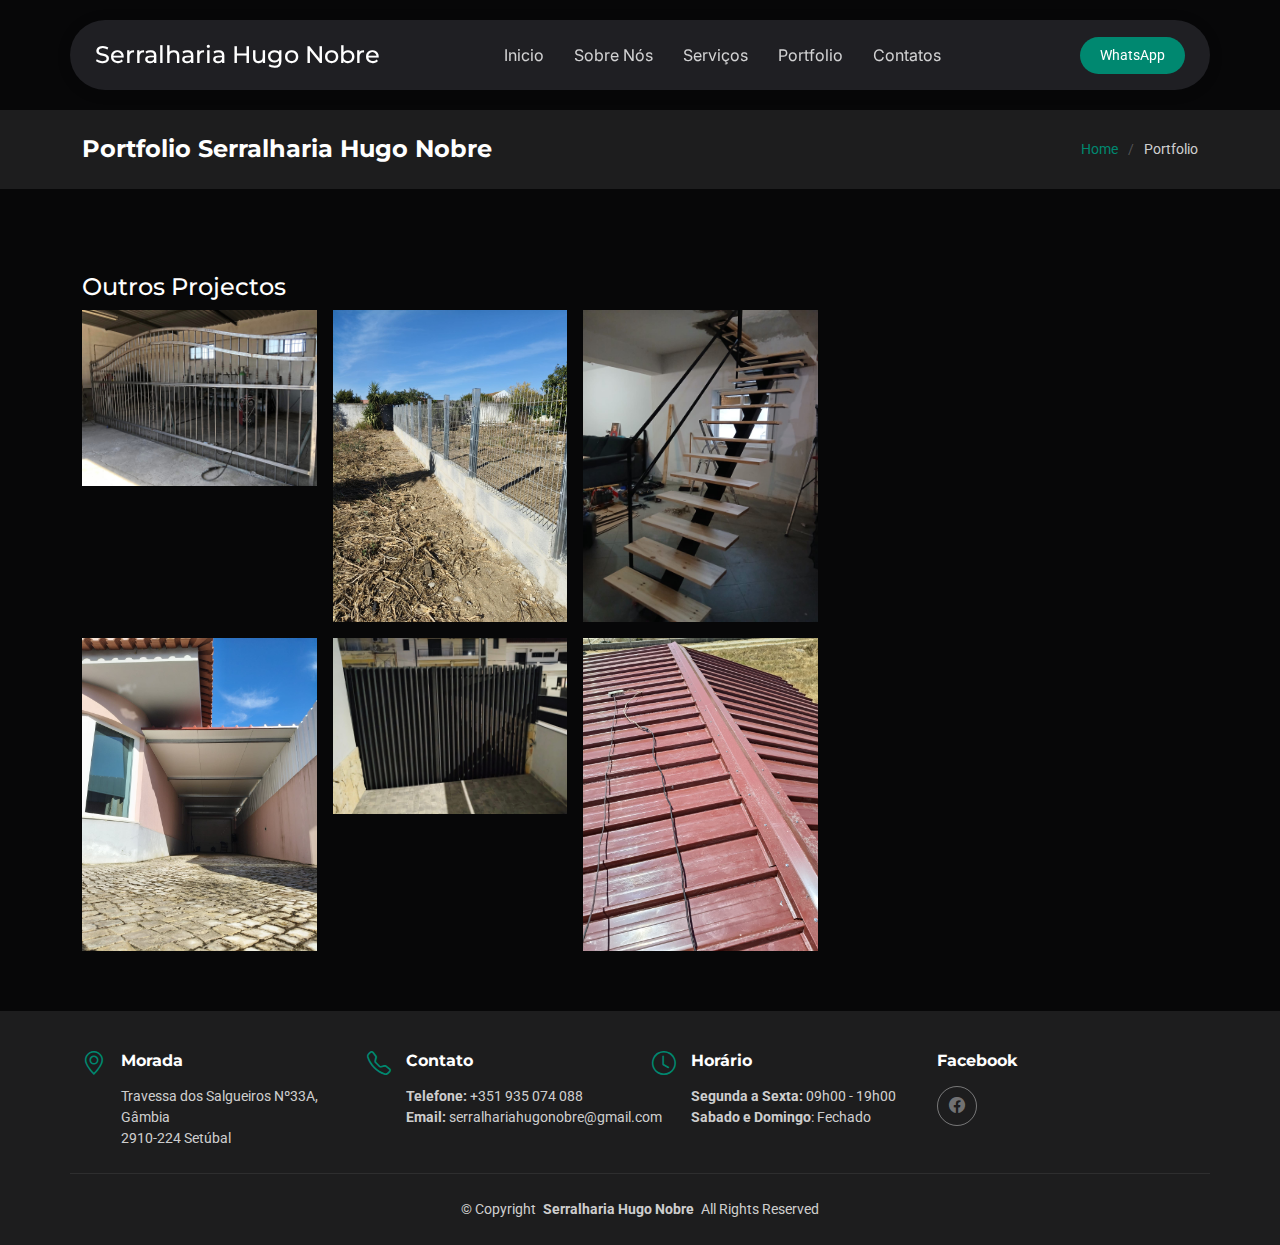
<file: portfolio-details.html>
<!DOCTYPE html>
<html lang="en">

<head>
  <meta charset="utf-8">
  <meta content="width=device-width, initial-scale=1.0" name="viewport">
  <title>Portfolio Details - serralhariahugonobre</title>
  <meta name="description" content="">
  <meta name="keywords" content="">

  <!-- Favicons -->
  <link href="assets/img/favicon.png" rel="icon">
  <link href="assets/img/apple-touch-icon.png" rel="apple-touch-icon">

  <!-- Fonts -->
  <link href="https://fonts.googleapis.com" rel="preconnect">
  <link href="https://fonts.gstatic.com" rel="preconnect" crossorigin>
  <link href="https://fonts.googleapis.com/css2?family=Roboto:ital,wght@0,100;0,300;0,400;0,500;0,700;0,900;1,100;1,300;1,400;1,500;1,700;1,900&family=Montserrat:ital,wght@0,100;0,200;0,300;0,400;0,500;0,600;0,700;0,800;0,900;1,100;1,200;1,300;1,400;1,500;1,600;1,700;1,800;1,900&family=Inter:wght@100;200;300;400;500;600;700;800;900&display=swap" rel="stylesheet">

  <!-- Vendor CSS Files -->
  <link href="assets/vendor/bootstrap/css/bootstrap.min.css" rel="stylesheet">
  <link href="assets/vendor/bootstrap-icons/bootstrap-icons.css" rel="stylesheet">
  <link href="assets/vendor/aos/aos.css" rel="stylesheet">
  <link href="assets/vendor/glightbox/css/glightbox.min.css" rel="stylesheet">
  <link href="assets/vendor/swiper/swiper-bundle.min.css" rel="stylesheet">

  <!-- Main CSS File -->
  <link href="assets/css/main.css" rel="stylesheet">

</head>

<body class="portfolio-details-page">

  <header id="header" class="header d-flex align-items-center sticky-top">
    <div class="header-container container-fluid container-xl position-relative d-flex align-items-center justify-content-between">

      <a href="index.html" class="logo d-flex align-items-center me-auto me-xl-0">
        <!-- Uncomment the line below if you also wish to use an image logo -->
        <!-- <img src="assets/img/uploads/180x180.png" alt=""> -->
        <h1 class="sitename">Serralharia Hugo Nobre</h1>
      </a>

      <nav id="navmenu" class="navmenu">
        <ul>
          <li><a href="index.html#hero">Inicio</a></li>
          <li><a href="index.html#about">Sobre Nós</a></li>
          <li><a href="index.html#services">Serviços</a></li>
          <li><a href="index.html#portfolio">Portfolio</a></li>
          <li><a href="index.html#contact">Contatos</a></li>
        </ul>
        <i class="mobile-nav-toggle d-xl-none bi bi-list"></i>
      </nav>

      <a class="btn-getstarted" href="https://wa.me/351935074088?text=Ola%20gostaria%20de%20mais%20informacoes" target="_blank" rel="noopener noreferrer">WhatsApp</a>

    </div>
  </header>

  <main class="main">

    <!-- Page Title -->
    <div class="page-title light-background">
      <div class="container d-lg-flex justify-content-between align-items-center">
        <h1 class="mb-2 mb-lg-0">Portfolio Serralharia Hugo Nobre</h1>
        <nav class="breadcrumbs">
          <ol>
            <li><a href="index.html">Home</a></li>
            <li class="current">Portfolio</li>
          </ol>
        </nav>
      </div>
    </div><!-- End Page Title -->

    <!-- Portfolio Details Section -->
    <section id="portfolio-details" class="portfolio-details section">

      <div class="container" data-aos="fade-up" data-aos-delay="100">

        <div class="row gy-5">

          <div class="col-lg-8">

            <div class="photo-grid mt-4" data-aos="fade-up" data-aos-delay="300">
              <h4>Outros Projectos</h4>
              <div class="row g-3">
                <div class="col-4">
                  <a href="assets/img/uploads/portao_grande.jpeg" class="glightbox" data-gallery="detail-gallery">
                    <img src="assets/img/uploads/portao_grande.jpeg" alt="Detail Photo" class="img-fluid" loading="lazy">
                  </a>
                </div>
                <div class="col-4">
                  <a href="assets/img/uploads/grade2.jpeg" class="glightbox" data-gallery="detail-gallery">
                    <img src="assets/img/uploads/grade2.jpeg" alt="Detail Photo" class="img-fluid" loading="lazy">
                  </a>
                </div>
                <div class="col-4">
                  <a href="assets/img/uploads/escadas.jpeg" class="glightbox" data-gallery="detail-gallery">
                    <img src="assets/img/uploads/escadas.jpeg" alt="Detail Photo" class="img-fluid" loading="lazy">
                  </a>
                </div>
                <div class="col-4">
                  <a href="assets/img/uploads/alpendre.jpeg" class="glightbox" data-gallery="detail-gallery">
                    <img src="assets/img/uploads/alpendre.jpeg" alt="Detail Photo" class="img-fluid" loading="lazy">
                  </a>
                </div>
                <div class="col-4">
                  <a href="assets/img/uploads/portao2.jpeg" class="glightbox" data-gallery="detail-gallery">
                    <img src="assets/img/uploads/portao2.jpeg" alt="Detail Photo" class="img-fluid" loading="lazy">
                  </a>
                </div>
                <div class="col-4">
                  <a href="assets/img/uploads/telhado3.jpeg" class="glightbox" data-gallery="detail-gallery">
                    <img src="assets/img/uploads/telhado3.jpeg" alt="Detail Photo" class="img-fluid" loading="lazy">
                  </a>
                </div>
              </div>
            </div><!-- End Photo Grid -->

          </div>

        </div>

      </div>

    </section><!-- /Portfolio Details Section -->

  </main>

  <footer id="footer" class="footer light-background">

    <div class="container">
      <div class="row gy-3">
        <div class="col-lg-3 col-md-6 d-flex">
          <i class="bi bi-geo-alt icon"></i>
          <div class="address">
            <h4>Morada</h4>
            <p>Travessa dos Salgueiros Nº33A, Gâmbia</p>
            <p>2910-224 Setúbal</p>
            <p></p>
          </div>

        </div>

        <div class="col-lg-3 col-md-6 d-flex">
          <i class="bi bi-telephone icon"></i>
          <div>
            <h4>Contato</h4>
            <p>
              <strong>Telefone:</strong> <span>+351 935 074 088</span><br>
              <strong>Email:</strong>&nbsp;<span>serralhariahugonobre@gmail.com</span><br>
            </p>
          </div>
        </div>

        <div class="col-lg-3 col-md-6 d-flex">
          <i class="bi bi-clock icon"></i>
          <div>
            <h4>Horário</h4>
            <p>
              <strong>Segunda a Sexta:</strong> <span>09h00 - 19h00</span><br>
              <strong>Sabado e Domingo</strong>: <span>Fechado</span>
            </p>
          </div>
        </div>

        <div class="col-lg-3 col-md-6">
          <h4>Facebook</h4>
          <div class="social-links d-flex">
            <a href="https://www.facebook.com/serralhariahugonobre" class="facebook"><i class="bi bi-facebook"></i></a>

          </div>
        </div>

      </div>
    </div>

    <div class="container copyright text-center mt-4">
      <p>© <span>Copyright</span> <strong class="px-1 sitename">Serralharia Hugo Nobre</strong> <span>All Rights Reserved</span></p>

    </div>

  </footer>

  <!-- Scroll Top -->
  <a href="#" id="scroll-top" class="scroll-top d-flex align-items-center justify-content-center"><i class="bi bi-arrow-up-short"></i></a>

  <!-- Preloader -->
  <div id="preloader"></div>

  <!-- Vendor JS Files -->
  <script src="assets/vendor/bootstrap/js/bootstrap.bundle.min.js"></script>
  <script src="assets/vendor/php-email-form/validate.js"></script>
  <script src="assets/vendor/aos/aos.js"></script>
  <script src="assets/vendor/glightbox/js/glightbox.min.js"></script>
  <script src="assets/vendor/purecounter/purecounter_vanilla.js"></script>
  <script src="assets/vendor/imagesloaded/imagesloaded.pkgd.min.js"></script>
  <script src="assets/vendor/isotope-layout/isotope.pkgd.min.js"></script>
  <script src="assets/vendor/swiper/swiper-bundle.min.js"></script>

  <!-- Main JS File -->
  <script src="assets/js/main.js"></script>

</body>

</html>
</file>
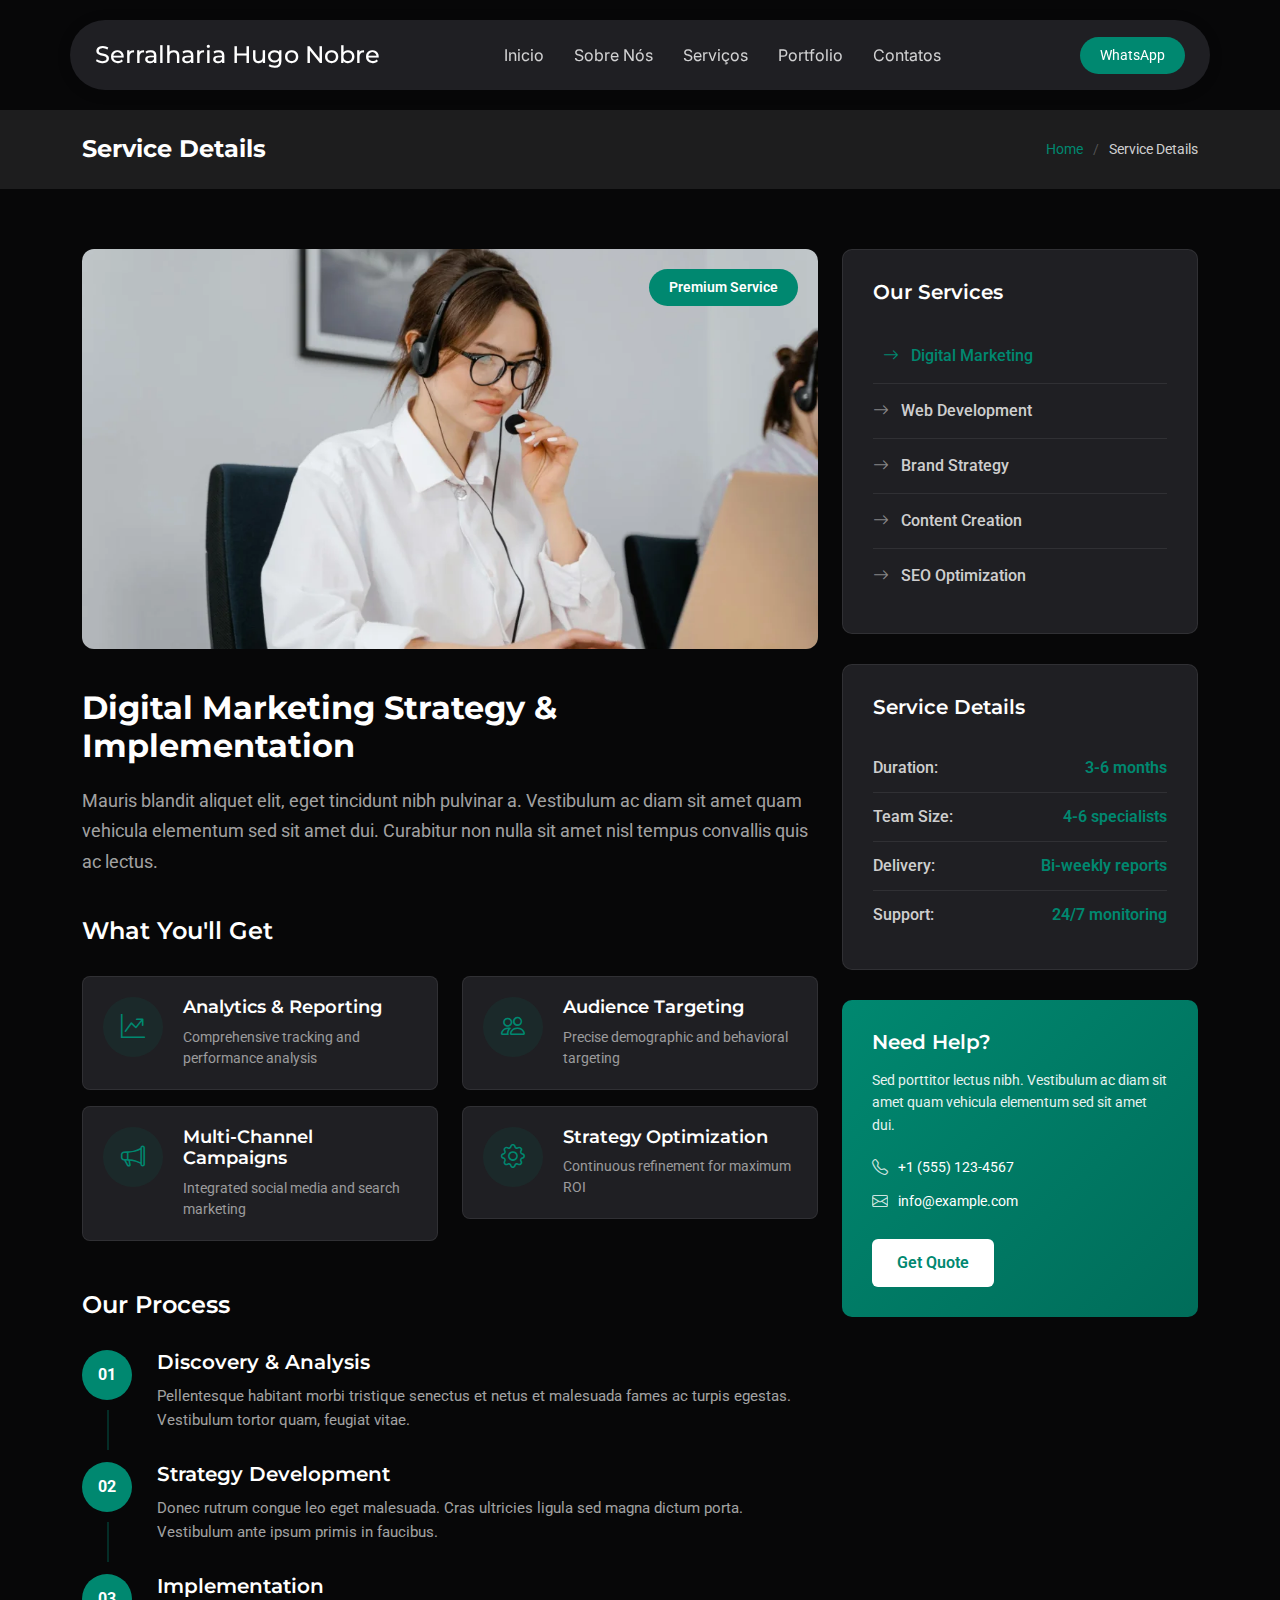
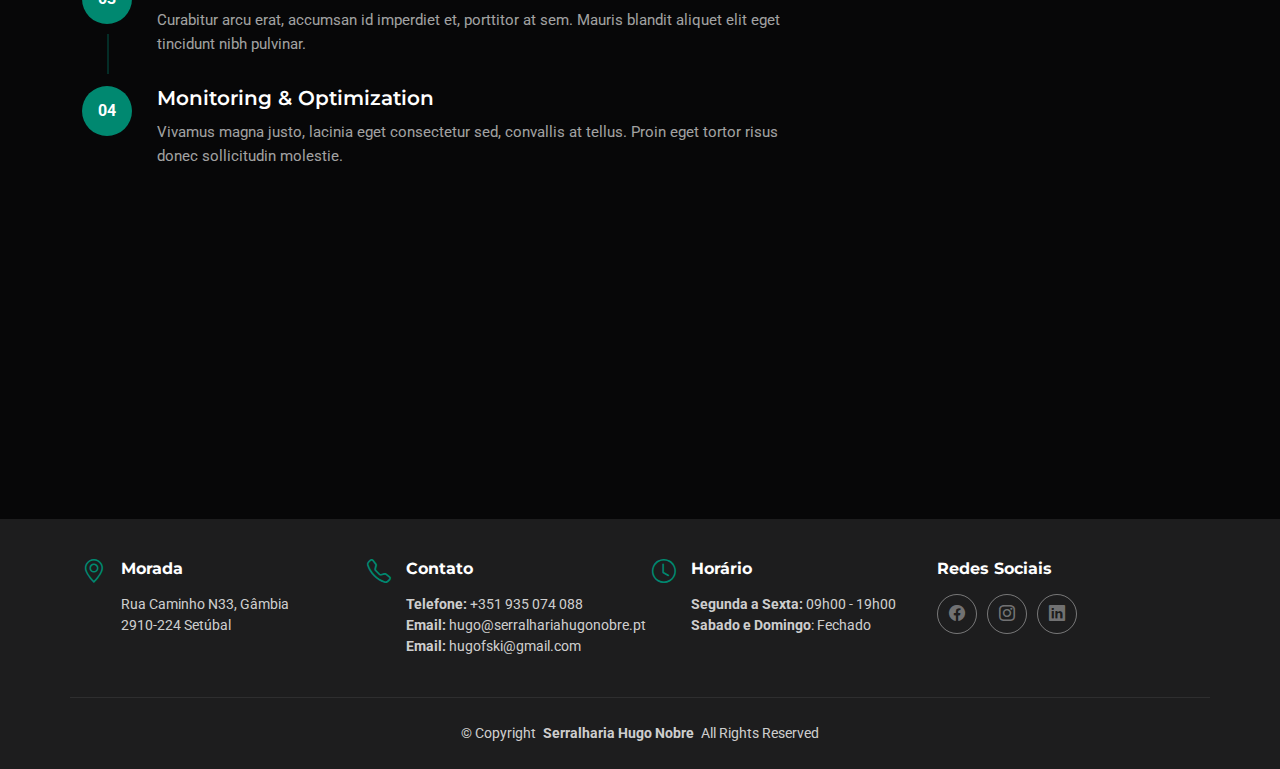
<file: service-details.html>
<!DOCTYPE html>
<html lang="en">

<head>
  <meta charset="utf-8">
  <meta content="width=device-width, initial-scale=1.0" name="viewport">
  <title>Service Details - serralhariahugonobre</title>
  <meta name="description" content="">
  <meta name="keywords" content="">

  <!-- Favicons -->
  <link href="assets/img/favicon.png" rel="icon">
  <link href="assets/img/apple-touch-icon.png" rel="apple-touch-icon">

  <!-- Fonts -->
  <link href="https://fonts.googleapis.com" rel="preconnect">
  <link href="https://fonts.gstatic.com" rel="preconnect" crossorigin>
  <link href="https://fonts.googleapis.com/css2?family=Roboto:ital,wght@0,100;0,300;0,400;0,500;0,700;0,900;1,100;1,300;1,400;1,500;1,700;1,900&family=Montserrat:ital,wght@0,100;0,200;0,300;0,400;0,500;0,600;0,700;0,800;0,900;1,100;1,200;1,300;1,400;1,500;1,600;1,700;1,800;1,900&family=Inter:wght@100;200;300;400;500;600;700;800;900&display=swap" rel="stylesheet">

  <!-- Vendor CSS Files -->
  <link href="assets/vendor/bootstrap/css/bootstrap.min.css" rel="stylesheet">
  <link href="assets/vendor/bootstrap-icons/bootstrap-icons.css" rel="stylesheet">
  <link href="assets/vendor/aos/aos.css" rel="stylesheet">
  <link href="assets/vendor/glightbox/css/glightbox.min.css" rel="stylesheet">
  <link href="assets/vendor/swiper/swiper-bundle.min.css" rel="stylesheet">

  <!-- Main CSS File -->
  <link href="assets/css/main.css" rel="stylesheet">

</head>

<body class="service-details-page">

  <header id="header" class="header d-flex align-items-center sticky-top">
    <div class="header-container container-fluid container-xl position-relative d-flex align-items-center justify-content-between">

      <a href="index.html" class="logo d-flex align-items-center me-auto me-xl-0">
        <!-- Uncomment the line below if you also wish to use an image logo -->
        <!-- <img src="assets/img/logo.webp" alt=""> -->
        <h1 class="sitename">Serralharia Hugo Nobre</h1>
      </a>

      <nav id="navmenu" class="navmenu">
        <ul>
          <li><a href="#hero">Inicio</a></li>
          <li><a href="#about">Sobre Nós</a></li>
          <li><a href="#services">Serviços</a></li>
          <li><a href="#portfolio">Portfolio</a></li>
          <li><a href="#contact">Contatos</a></li>
        </ul>
        <i class="mobile-nav-toggle d-xl-none bi bi-list"></i>
      </nav>

      <a class="btn-getstarted" href="index.html#about">WhatsApp</a>

    </div>
  </header>

  <main class="main">

    <!-- Page Title -->
    <div class="page-title light-background">
      <div class="container d-lg-flex justify-content-between align-items-center">
        <h1 class="mb-2 mb-lg-0">Service Details</h1>
        <nav class="breadcrumbs">
          <ol>
            <li><a href="index.html">Home</a></li>
            <li class="current">Service Details</li>
          </ol>
        </nav>
      </div>
    </div><!-- End Page Title -->

    <!-- Service Details Section -->
    <section id="service-details" class="service-details section">

      <div class="container" data-aos="fade-up" data-aos-delay="100">

        <div class="row gy-5">

          <div class="col-lg-8" data-aos="fade-up" data-aos-delay="200">
            <div class="service-hero">
              <img src="assets/img/services/services-7.webp" alt="" class="img-fluid">
              <div class="service-badge">
                <span>Premium Service</span>
              </div>
            </div>

            <div class="service-content">
              <div class="service-header">
                <h2>Digital Marketing Strategy &amp; Implementation</h2>
                <p class="service-intro">Mauris blandit aliquet elit, eget tincidunt nibh pulvinar a. Vestibulum ac diam sit amet quam vehicula elementum sed sit amet dui. Curabitur non nulla sit amet nisl tempus convallis quis ac lectus.</p>
              </div>

              <div class="service-features">
                <h4>What You'll Get</h4>
                <div class="row gy-3">
                  <div class="col-md-6">
                    <div class="feature-item">
                      <div class="feature-icon">
                        <i class="bi bi-graph-up-arrow"></i>
                      </div>
                      <div class="feature-content">
                        <h5>Analytics &amp; Reporting</h5>
                        <p>Comprehensive tracking and performance analysis</p>
                      </div>
                    </div>
                  </div>
                  <div class="col-md-6">
                    <div class="feature-item">
                      <div class="feature-icon">
                        <i class="bi bi-people"></i>
                      </div>
                      <div class="feature-content">
                        <h5>Audience Targeting</h5>
                        <p>Precise demographic and behavioral targeting</p>
                      </div>
                    </div>
                  </div>
                  <div class="col-md-6">
                    <div class="feature-item">
                      <div class="feature-icon">
                        <i class="bi bi-megaphone"></i>
                      </div>
                      <div class="feature-content">
                        <h5>Multi-Channel Campaigns</h5>
                        <p>Integrated social media and search marketing</p>
                      </div>
                    </div>
                  </div>
                  <div class="col-md-6">
                    <div class="feature-item">
                      <div class="feature-icon">
                        <i class="bi bi-gear"></i>
                      </div>
                      <div class="feature-content">
                        <h5>Strategy Optimization</h5>
                        <p>Continuous refinement for maximum ROI</p>
                      </div>
                    </div>
                  </div>
                </div>
              </div>

              <div class="service-process">
                <h4>Our Process</h4>
                <div class="process-steps">
                  <div class="process-step">
                    <div class="step-number">01</div>
                    <div class="step-content">
                      <h5>Discovery &amp; Analysis</h5>
                      <p>Pellentesque habitant morbi tristique senectus et netus et malesuada fames ac turpis egestas. Vestibulum tortor quam, feugiat vitae.</p>
                    </div>
                  </div>
                  <div class="process-step">
                    <div class="step-number">02</div>
                    <div class="step-content">
                      <h5>Strategy Development</h5>
                      <p>Donec rutrum congue leo eget malesuada. Cras ultricies ligula sed magna dictum porta. Vestibulum ante ipsum primis in faucibus.</p>
                    </div>
                  </div>
                  <div class="process-step">
                    <div class="step-number">03</div>
                    <div class="step-content">
                      <h5>Implementation</h5>
                      <p>Curabitur arcu erat, accumsan id imperdiet et, porttitor at sem. Mauris blandit aliquet elit eget tincidunt nibh pulvinar.</p>
                    </div>
                  </div>
                  <div class="process-step">
                    <div class="step-number">04</div>
                    <div class="step-content">
                      <h5>Monitoring &amp; Optimization</h5>
                      <p>Vivamus magna justo, lacinia eget consectetur sed, convallis at tellus. Proin eget tortor risus donec sollicitudin molestie.</p>
                    </div>
                  </div>
                </div>
              </div>

              <div class="service-gallery" data-aos="fade-up" data-aos-delay="300">
                <h4>Project Showcase</h4>
                <div class="row gy-3">
                  <div class="col-md-4">
                    <img src="assets/img/services/services-2.webp" alt="" class="img-fluid rounded">
                  </div>
                  <div class="col-md-4">
                    <img src="assets/img/services/services-8.webp" alt="" class="img-fluid rounded">
                  </div>
                  <div class="col-md-4">
                    <img src="assets/img/services/services-11.webp" alt="" class="img-fluid rounded">
                  </div>
                </div>
              </div>
            </div>
          </div>

          <div class="col-lg-4" data-aos="fade-up" data-aos-delay="400">
            <div class="service-sidebar">

              <div class="service-menu">
                <h4>Our Services</h4>
                <div class="menu-list">
                  <a href="#" class="menu-item active">
                    <i class="bi bi-arrow-right"></i>
                    <span>Digital Marketing</span>
                  </a>
                  <a href="#" class="menu-item">
                    <i class="bi bi-arrow-right"></i>
                    <span>Web Development</span>
                  </a>
                  <a href="#" class="menu-item">
                    <i class="bi bi-arrow-right"></i>
                    <span>Brand Strategy</span>
                  </a>
                  <a href="#" class="menu-item">
                    <i class="bi bi-arrow-right"></i>
                    <span>Content Creation</span>
                  </a>
                  <a href="#" class="menu-item">
                    <i class="bi bi-arrow-right"></i>
                    <span>SEO Optimization</span>
                  </a>
                </div>
              </div>

              <div class="service-info">
                <h4>Service Details</h4>
                <div class="info-list">
                  <div class="info-item">
                    <span class="info-label">Duration:</span>
                    <span class="info-value">3-6 months</span>
                  </div>
                  <div class="info-item">
                    <span class="info-label">Team Size:</span>
                    <span class="info-value">4-6 specialists</span>
                  </div>
                  <div class="info-item">
                    <span class="info-label">Delivery:</span>
                    <span class="info-value">Bi-weekly reports</span>
                  </div>
                  <div class="info-item">
                    <span class="info-label">Support:</span>
                    <span class="info-value">24/7 monitoring</span>
                  </div>
                </div>
              </div>

              <div class="contact-card">
                <div class="contact-content">
                  <h4>Need Help?</h4>
                  <p>Sed porttitor lectus nibh. Vestibulum ac diam sit amet quam vehicula elementum sed sit amet dui.</p>
                  <div class="contact-info">
                    <div class="contact-item">
                      <i class="bi bi-telephone"></i>
                      <span>+1 (555) 123-4567</span>
                    </div>
                    <div class="contact-item">
                      <i class="bi bi-envelope"></i>
                      <span>info@example.com</span>
                    </div>
                  </div>
                  <a href="#" class="btn btn-primary">Get Quote</a>
                </div>
              </div>

            </div>
          </div>

        </div>

      </div>

    </section><!-- /Service Details Section -->

  </main>

  <footer id="footer" class="footer position-relative light-background">

    <div class="container">
      <div class="row gy-3">
        <div class="col-lg-3 col-md-6 d-flex">
          <i class="bi bi-geo-alt icon"></i>
          <div class="address">
            <h4>Morada</h4>
            <p>Rua Caminho N33, Gâmbia</p>
            <p>2910-224 Setúbal</p>
            <p></p>
          </div>

        </div>

        <div class="col-lg-3 col-md-6 d-flex">
          <i class="bi bi-telephone icon"></i>
          <div>
            <h4>Contato</h4>
            <p>
              <strong>Telefone:</strong> <span>+351 935 074 088</span><br>
              <strong>Email:</strong>&nbsp;hugo<span>@serralhariahugonobre.pt</span><br>
              <strong>Email:</strong> <span>hugofski@gmail.com</span><br>
            </p>
          </div>
        </div>

        <div class="col-lg-3 col-md-6 d-flex">
          <i class="bi bi-clock icon"></i>
          <div>
            <h4>Horário</h4>
            <p>
              <strong>Segunda a Sexta:</strong> <span>09h00 - 19h00</span><br>
              <strong>Sabado e Domingo</strong>: <span>Fechado</span>
            </p>
          </div>
        </div>

        <div class="col-lg-3 col-md-6">
          <h4>Redes Sociais</h4>
          <div class="social-links d-flex">
            <a href="#" class="facebook"><i class="bi bi-facebook"></i></a>
            <a href="#" class="instagram"><i class="bi bi-instagram"></i></a>
            <a href="#" class="linkedin"><i class="bi bi-linkedin"></i></a>
          </div>
        </div>

      </div>
    </div>

    <div class="container copyright text-center mt-4">
      <p>© <span>Copyright</span> <strong class="px-1 sitename">Serralharia Hugo Nobre</strong> <span>All Rights Reserved</span></p>

    </div>

  </footer>

  <!-- Scroll Top -->
  <a href="#" id="scroll-top" class="scroll-top d-flex align-items-center justify-content-center"><i class="bi bi-arrow-up-short"></i></a>

  <!-- Preloader -->
  <div id="preloader"></div>

  <!-- Vendor JS Files -->
  <script src="assets/vendor/bootstrap/js/bootstrap.bundle.min.js"></script>
  <script src="assets/vendor/php-email-form/validate.js"></script>
  <script src="assets/vendor/aos/aos.js"></script>
  <script src="assets/vendor/glightbox/js/glightbox.min.js"></script>
  <script src="assets/vendor/purecounter/purecounter_vanilla.js"></script>
  <script src="assets/vendor/swiper/swiper-bundle.min.js"></script>
  <script src="assets/vendor/imagesloaded/imagesloaded.pkgd.min.js"></script>
  <script src="assets/vendor/isotope-layout/isotope.pkgd.min.js"></script>

  <!-- Main JS File -->
  <script src="assets/js/main.js"></script>

</body>

</html>
</file>
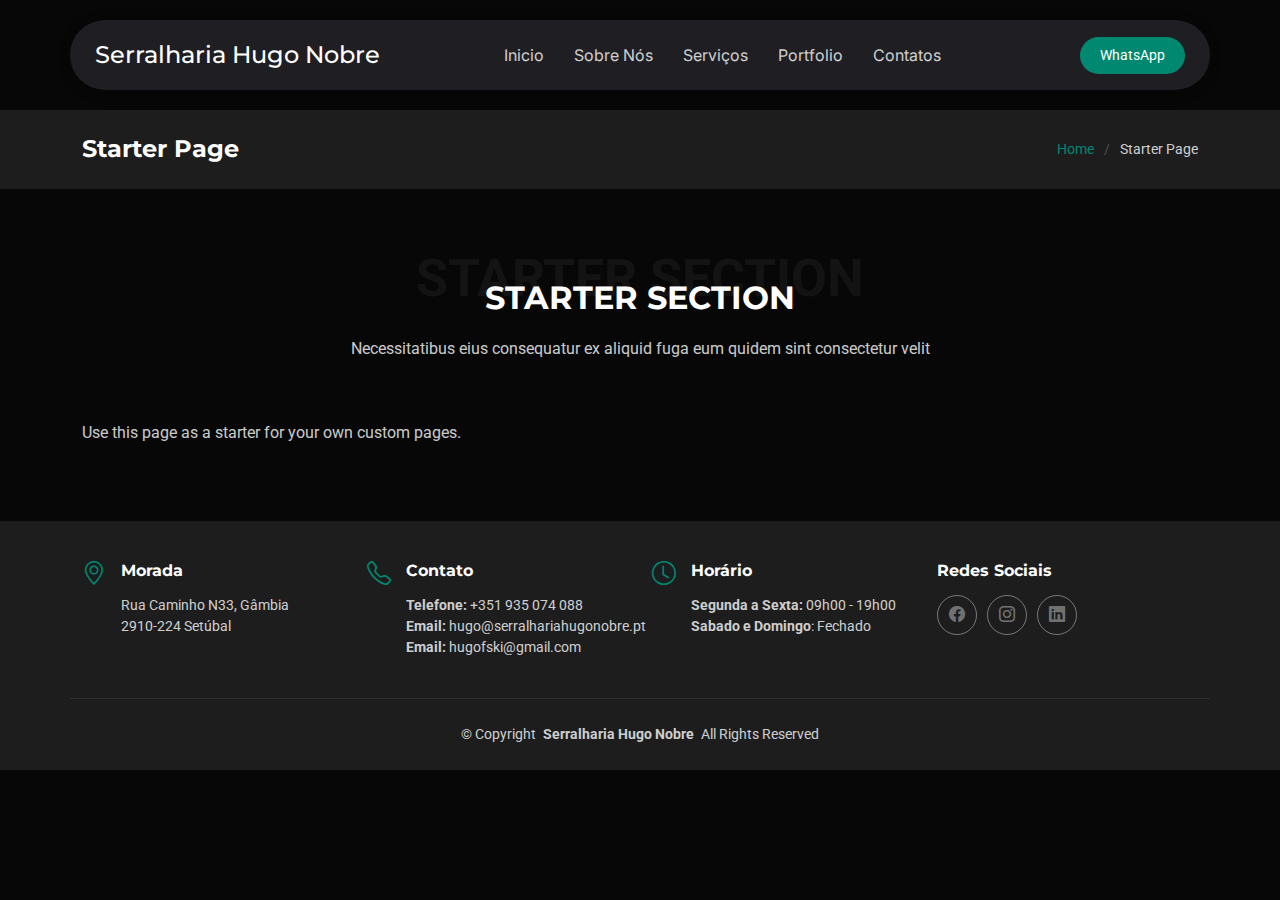
<file: starter-page.html>
<!DOCTYPE html>
<html lang="en">

<head>
  <meta charset="utf-8">
  <meta content="width=device-width, initial-scale=1.0" name="viewport">
  <title>Starter Page - serralhariahugonobre</title>
  <meta name="description" content="">
  <meta name="keywords" content="">

  <!-- Favicons -->
  <link href="assets/img/favicon.png" rel="icon">
  <link href="assets/img/apple-touch-icon.png" rel="apple-touch-icon">

  <!-- Fonts -->
  <link href="https://fonts.googleapis.com" rel="preconnect">
  <link href="https://fonts.gstatic.com" rel="preconnect" crossorigin>
  <link href="https://fonts.googleapis.com/css2?family=Roboto:ital,wght@0,100;0,300;0,400;0,500;0,700;0,900;1,100;1,300;1,400;1,500;1,700;1,900&family=Montserrat:ital,wght@0,100;0,200;0,300;0,400;0,500;0,600;0,700;0,800;0,900;1,100;1,200;1,300;1,400;1,500;1,600;1,700;1,800;1,900&family=Inter:wght@100;200;300;400;500;600;700;800;900&display=swap" rel="stylesheet">

  <!-- Vendor CSS Files -->
  <link href="assets/vendor/bootstrap/css/bootstrap.min.css" rel="stylesheet">
  <link href="assets/vendor/bootstrap-icons/bootstrap-icons.css" rel="stylesheet">
  <link href="assets/vendor/aos/aos.css" rel="stylesheet">
  <link href="assets/vendor/glightbox/css/glightbox.min.css" rel="stylesheet">
  <link href="assets/vendor/swiper/swiper-bundle.min.css" rel="stylesheet">

  <!-- Main CSS File -->
  <link href="assets/css/main.css" rel="stylesheet">

</head>

<body class="starter-page-page">

  <header id="header" class="header d-flex align-items-center sticky-top">
    <div class="header-container container-fluid container-xl position-relative d-flex align-items-center justify-content-between">

      <a href="index.html" class="logo d-flex align-items-center me-auto me-xl-0">
        <!-- Uncomment the line below if you also wish to use an image logo -->
        <!-- <img src="assets/img/logo.webp" alt=""> -->
        <h1 class="sitename">Serralharia Hugo Nobre</h1>
      </a>

      <nav id="navmenu" class="navmenu">
        <ul>
          <li><a href="#hero">Inicio</a></li>
          <li><a href="#about">Sobre Nós</a></li>
          <li><a href="#services">Serviços</a></li>
          <li><a href="#portfolio">Portfolio</a></li>
          <li><a href="#contact">Contatos</a></li>
        </ul>
        <i class="mobile-nav-toggle d-xl-none bi bi-list"></i>
      </nav>

      <a class="btn-getstarted" href="index.html#about">WhatsApp</a>

    </div>
  </header>

  <main class="main">

    <!-- Page Title -->
    <div class="page-title light-background">
      <div class="container d-lg-flex justify-content-between align-items-center">
        <h1 class="mb-2 mb-lg-0">Starter Page</h1>
        <nav class="breadcrumbs">
          <ol>
            <li><a href="index.html">Home</a></li>
            <li class="current">Starter Page</li>
          </ol>
        </nav>
      </div>
    </div><!-- End Page Title -->

    <!-- Starter Section Section -->
    <section id="starter-section" class="starter-section section">

      <!-- Section Title -->
      <div class="container section-title" data-aos="fade-up">
        <span class="description-title">Starter Section</span>
        <h2>Starter Section</h2>
        <p>Necessitatibus eius consequatur ex aliquid fuga eum quidem sint consectetur velit</p>
      </div><!-- End Section Title -->

      <div class="container" data-aos="fade-up">
        <p>Use this page as a starter for your own custom pages.</p>
      </div>

    </section><!-- /Starter Section Section -->

  </main>

  <footer id="footer" class="footer position-relative light-background">

    <div class="container">
      <div class="row gy-3">
        <div class="col-lg-3 col-md-6 d-flex">
          <i class="bi bi-geo-alt icon"></i>
          <div class="address">
            <h4>Morada</h4>
            <p>Rua Caminho N33, Gâmbia</p>
            <p>2910-224 Setúbal</p>
            <p></p>
          </div>

        </div>

        <div class="col-lg-3 col-md-6 d-flex">
          <i class="bi bi-telephone icon"></i>
          <div>
            <h4>Contato</h4>
            <p>
              <strong>Telefone:</strong> <span>+351 935 074 088</span><br>
              <strong>Email:</strong>&nbsp;hugo<span>@serralhariahugonobre.pt</span><br>
              <strong>Email:</strong> <span>hugofski@gmail.com</span><br>
            </p>
          </div>
        </div>

        <div class="col-lg-3 col-md-6 d-flex">
          <i class="bi bi-clock icon"></i>
          <div>
            <h4>Horário</h4>
            <p>
              <strong>Segunda a Sexta:</strong> <span>09h00 - 19h00</span><br>
              <strong>Sabado e Domingo</strong>: <span>Fechado</span>
            </p>
          </div>
        </div>

        <div class="col-lg-3 col-md-6">
          <h4>Redes Sociais</h4>
          <div class="social-links d-flex">
            <a href="#" class="facebook"><i class="bi bi-facebook"></i></a>
            <a href="#" class="instagram"><i class="bi bi-instagram"></i></a>
            <a href="#" class="linkedin"><i class="bi bi-linkedin"></i></a>
          </div>
        </div>

      </div>
    </div>

    <div class="container copyright text-center mt-4">
      <p>© <span>Copyright</span> <strong class="px-1 sitename">Serralharia Hugo Nobre</strong> <span>All Rights Reserved</span></p>

    </div>

  </footer>

  <!-- Scroll Top -->
  <a href="#" id="scroll-top" class="scroll-top d-flex align-items-center justify-content-center"><i class="bi bi-arrow-up-short"></i></a>

  <!-- Preloader -->
  <div id="preloader"></div>

  <!-- Vendor JS Files -->
  <script src="assets/vendor/bootstrap/js/bootstrap.bundle.min.js"></script>
  <script src="assets/vendor/php-email-form/validate.js"></script>
  <script src="assets/vendor/aos/aos.js"></script>
  <script src="assets/vendor/glightbox/js/glightbox.min.js"></script>
  <script src="assets/vendor/purecounter/purecounter_vanilla.js"></script>
  <script src="assets/vendor/swiper/swiper-bundle.min.js"></script>
  <script src="assets/vendor/imagesloaded/imagesloaded.pkgd.min.js"></script>
  <script src="assets/vendor/isotope-layout/isotope.pkgd.min.js"></script>

  <!-- Main JS File -->
  <script src="assets/js/main.js"></script>

</body>

</html>
</file>
<file: assets/css/main.css>
/*--------------------------------------------------------------
# Font & Color Variables
# Help: https://bootstrapmade.com/color-system/
--------------------------------------------------------------*/
/* Fonts */
:root {
  --default-font: "Roboto",  system-ui, -apple-system, "Segoe UI", Roboto, "Helvetica Neue", Arial, "Noto Sans", "Liberation Sans", sans-serif, "Apple Color Emoji", "Segoe UI Emoji", "Segoe UI Symbol", "Noto Color Emoji";
  --heading-font: "Montserrat",  sans-serif;
  --nav-font: "Inter",  sans-serif;
}

/* Global Colors - The following color variables are used throughout the website. Updating them here will change the color scheme of the entire website */
:root { 
  --background-color: #070708; /* Background color for the entire website, including individual sections */
  --default-color: rgba(255, 255, 255, 0.8); /* Default color used for the majority of the text content across the entire website */
  --heading-color: #ffffff; /* Color for headings, subheadings and title throughout the website */
  --accent-color: #008870; /* Accent color that represents your brand on the website. It's used for buttons, links, and other elements that need to stand out */
  --surface-color: #1f1f23; /* The surface color is used as a background of boxed elements within sections, such as cards, icon boxes, or other elements that require a visual separation from the global background. */
  --contrast-color: #ffffff; /* Contrast color for text, ensuring readability against backgrounds of accent, heading, or default colors. */
}

/* Nav Menu Colors - The following color variables are used specifically for the navigation menu. They are separate from the global colors to allow for more customization options */
:root {
  --nav-color: rgba(255, 255, 255, 0.8);  /* The default color of the main navmenu links */
  --nav-hover-color: #008870; /* Applied to main navmenu links when they are hovered over or active */
  --nav-mobile-background-color: #1f1f23; /* Used as the background color for mobile navigation menu */
  --nav-dropdown-background-color: #1f1f23; /* Used as the background color for dropdown items that appear when hovering over primary navigation items */
  --nav-dropdown-color: rgba(255, 255, 255, 0.8); /* Used for navigation links of the dropdown items in the navigation menu. */
  --nav-dropdown-hover-color: #008870; /* Similar to --nav-hover-color, this color is applied to dropdown navigation links when they are hovered over. */
}

/* Color Presets - These classes override global colors when applied to any section or element, providing reuse of the sam color scheme. */

.light-background {
  --background-color: #1d1d1e;
  --surface-color: #37373e;
}

.dark-background {
  --background-color: #060606;
  --default-color: #ffffff;
  --heading-color: #ffffff;
  --surface-color: #252525;
  --contrast-color: #ffffff;
}

/* Smooth scroll */
:root {
  scroll-behavior: smooth;
}

/*--------------------------------------------------------------
# General Styling & Shared Classes
--------------------------------------------------------------*/
body {
  color: var(--default-color);
  background-color: var(--background-color);
  font-family: var(--default-font);
}

a {
  color: var(--accent-color);
  text-decoration: none;
  transition: 0.3s;
}

a:hover {
  color: color-mix(in srgb, var(--accent-color), transparent 25%);
  text-decoration: none;
}

h1,
h2,
h3,
h4,
h5,
h6 {
  color: var(--heading-color);
  font-family: var(--heading-font);
}

/* PHP Email Form Messages
------------------------------*/
.php-email-form .error-message {
  display: none;
  background: #df1529;
  color: #ffffff;
  text-align: left;
  padding: 15px;
  margin-bottom: 24px;
  font-weight: 600;
}

.php-email-form .sent-message {
  display: none;
  color: #ffffff;
  background: #059652;
  text-align: center;
  padding: 15px;
  margin-bottom: 24px;
  font-weight: 600;
}

.php-email-form .loading {
  display: none;
  background: var(--surface-color);
  text-align: center;
  padding: 15px;
  margin-bottom: 24px;
}

.php-email-form .loading:before {
  content: "";
  display: inline-block;
  border-radius: 50%;
  width: 24px;
  height: 24px;
  margin: 0 10px -6px 0;
  border: 3px solid var(--accent-color);
  border-top-color: var(--surface-color);
  animation: php-email-form-loading 1s linear infinite;
}

@keyframes php-email-form-loading {
  0% {
    transform: rotate(0deg);
  }

  100% {
    transform: rotate(360deg);
  }
}

/*--------------------------------------------------------------
# Global Header
--------------------------------------------------------------*/
.header {
  --background-color: #070708;
  color: var(--default-color);
  background-color: var(--background-color);
  padding: 20px 0;
  transition: all 0.5s;
  z-index: 997;
}

.header .header-container {
  background: var(--surface-color);
  border-radius: 50px;
  padding: 5px 25px;
  box-shadow: 0px 2px 15px rgba(0, 0, 0, 0.1);
}

.header .logo {
  line-height: 1;
}

.header .logo img {
  max-height: 36px;
  margin-right: 8px;
}

.header .logo h1 {
  font-size: 24px;
  margin: 0;
  font-weight: 500;
  color: var(--heading-color);
}

.header .btn-getstarted,
.header .btn-getstarted:focus {
  color: var(--contrast-color);
  background: var(--accent-color);
  font-size: 14px;
  padding: 8px 20px;
  margin: 0 0 0 30px;
  border-radius: 50px;
  transition: 0.3s;
}

.header .btn-getstarted:hover,
.header .btn-getstarted:focus:hover {
  color: var(--contrast-color);
  background: color-mix(in srgb, var(--accent-color), transparent 15%);
}

@media (max-width: 1200px) {
  .header {
    padding-top: 10px;
  }

  .header .header-container {
    margin-left: 10px;
    margin-right: 10px;
    padding: 10px 5px 10px 15px;
  }

  .header .logo {
    order: 1;
  }

  .header .btn-getstarted {
    order: 2;
    margin: 0 10px 0 0;
    padding: 6px 15px;
  }

  .header .navmenu {
    order: 3;
  }
}

/* Global Header on Scroll
------------------------------*/
.scrolled .header {
  --background-color: rgba(7, 7, 8, 0.8);
}

/*--------------------------------------------------------------
# Navigation Menu
--------------------------------------------------------------*/
/* Navmenu - Desktop */
@media (min-width: 1200px) {
  .navmenu {
    padding: 0;
  }

  .navmenu ul {
    margin: 0;
    padding: 0;
    display: flex;
    list-style: none;
    align-items: center;
  }

  .navmenu li {
    position: relative;
  }

  .navmenu a,
  .navmenu a:focus {
    color: var(--nav-color);
    padding: 18px 15px;
    font-size: 16px;
    font-family: var(--nav-font);
    font-weight: 400;
    display: flex;
    align-items: center;
    justify-content: space-between;
    white-space: nowrap;
    transition: 0.3s;
  }

  .navmenu a i,
  .navmenu a:focus i {
    font-size: 12px;
    line-height: 0;
    margin-left: 5px;
    transition: 0.3s;
  }

  .navmenu li:last-child a {
    padding-right: 0;
  }

  .navmenu li:hover>a,
  .navmenu .active,
  .navmenu .active:focus {
    color: var(--nav-hover-color);
  }

  .navmenu .dropdown ul {
    margin: 0;
    padding: 10px 0;
    background: var(--nav-dropdown-background-color);
    display: block;
    position: absolute;
    visibility: hidden;
    left: 14px;
    top: 130%;
    opacity: 0;
    transition: 0.3s;
    border-radius: 4px;
    z-index: 99;
    box-shadow: 0px 0px 30px rgba(0, 0, 0, 0.1);
  }

  .navmenu .dropdown ul li {
    min-width: 200px;
  }

  .navmenu .dropdown ul a {
    padding: 10px 20px;
    font-size: 15px;
    text-transform: none;
    color: var(--nav-dropdown-color);
  }

  .navmenu .dropdown ul a i {
    font-size: 12px;
  }

  .navmenu .dropdown ul a:hover,
  .navmenu .dropdown ul .active:hover,
  .navmenu .dropdown ul li:hover>a {
    color: var(--nav-dropdown-hover-color);
  }

  .navmenu .dropdown:hover>ul {
    opacity: 1;
    top: 100%;
    visibility: visible;
  }

  .navmenu .dropdown .dropdown ul {
    top: 0;
    left: -90%;
    visibility: hidden;
  }

  .navmenu .dropdown .dropdown:hover>ul {
    opacity: 1;
    top: 0;
    left: -100%;
    visibility: visible;
  }
}

/* Navmenu - Mobile */
@media (max-width: 1199px) {
  .mobile-nav-toggle {
    color: var(--nav-color);
    font-size: 28px;
    line-height: 0;
    margin-right: 10px;
    cursor: pointer;
    transition: color 0.3s;
  }

  .navmenu {
    padding: 0;
    z-index: 9997;
  }

  .navmenu ul {
    display: none;
    list-style: none;
    position: absolute;
    inset: 60px 20px 20px 20px;
    padding: 10px 0;
    margin: 0;
    border-radius: 6px;
    background-color: var(--nav-mobile-background-color);
    overflow-y: auto;
    transition: 0.3s;
    z-index: 9998;
    box-shadow: 0px 0px 30px rgba(0, 0, 0, 0.1);
  }

  .navmenu a,
  .navmenu a:focus {
    color: var(--nav-dropdown-color);
    padding: 10px 20px;
    font-family: var(--nav-font);
    font-size: 17px;
    font-weight: 500;
    display: flex;
    align-items: center;
    justify-content: space-between;
    white-space: nowrap;
    transition: 0.3s;
  }

  .navmenu a i,
  .navmenu a:focus i {
    font-size: 12px;
    line-height: 0;
    margin-left: 5px;
    width: 30px;
    height: 30px;
    display: flex;
    align-items: center;
    justify-content: center;
    border-radius: 50%;
    transition: 0.3s;
    background-color: color-mix(in srgb, var(--accent-color), transparent 90%);
  }

  .navmenu a i:hover,
  .navmenu a:focus i:hover {
    background-color: var(--accent-color);
    color: var(--contrast-color);
  }

  .navmenu a:hover,
  .navmenu .active,
  .navmenu .active:focus {
    color: var(--nav-dropdown-hover-color);
  }

  .navmenu .active i,
  .navmenu .active:focus i {
    background-color: var(--accent-color);
    color: var(--contrast-color);
    transform: rotate(180deg);
  }

  .navmenu .dropdown ul {
    position: static;
    display: none;
    z-index: 99;
    padding: 10px 0;
    margin: 10px 20px;
    background-color: var(--nav-dropdown-background-color);
    border: 1px solid color-mix(in srgb, var(--default-color), transparent 90%);
    box-shadow: none;
    transition: all 0.5s ease-in-out;
  }

  .navmenu .dropdown ul ul {
    background-color: rgba(33, 37, 41, 0.1);
  }

  .navmenu .dropdown>.dropdown-active {
    display: block;
    background-color: rgba(33, 37, 41, 0.03);
  }

  .mobile-nav-active {
    overflow: hidden;
  }

  .mobile-nav-active .mobile-nav-toggle {
    color: #fff;
    position: absolute;
    font-size: 32px;
    top: 15px;
    right: 15px;
    margin-right: 0;
    z-index: 9999;
  }

  .mobile-nav-active .navmenu {
    position: fixed;
    overflow: hidden;
    inset: 0;
    background: rgba(33, 37, 41, 0.8);
    transition: 0.3s;
  }

  .mobile-nav-active .navmenu>ul {
    display: block;
  }
}

/*--------------------------------------------------------------
# Global Footer
--------------------------------------------------------------*/
.footer {
  color: var(--default-color);
  background-color: var(--background-color);
  font-size: 14px;
  padding: 40px 0 0 0;
  position: relative;
}

.footer .icon {
  color: var(--accent-color);
  margin-right: 15px;
  font-size: 24px;
  line-height: 0;
}

.footer h4 {
  font-size: 16px;
  font-weight: 700;
  margin-bottom: 15px;
}

.footer .address p {
  margin-bottom: 0px;
}

.footer .social-links a {
  display: flex;
  align-items: center;
  justify-content: center;
  width: 40px;
  height: 40px;
  border-radius: 50%;
  border: 1px solid color-mix(in srgb, var(--default-color), transparent 50%);
  font-size: 16px;
  color: color-mix(in srgb, var(--default-color), transparent 50%);
  margin-right: 10px;
  transition: 0.3s;
}

.footer .social-links a:hover {
  color: var(--accent-color);
  border-color: var(--accent-color);
}

.footer .copyright {
  padding: 25px 0;
  border-top: 1px solid color-mix(in srgb, var(--default-color), transparent 90%);
}

.footer .copyright p {
  margin-bottom: 0;
}

.footer .credits {
  margin-top: 5px;
  font-size: 13px;
}

/*--------------------------------------------------------------
# Preloader
--------------------------------------------------------------*/
#preloader {
  position: fixed;
  inset: 0;
  z-index: 999999;
  overflow: hidden;
  background: var(--background-color);
  transition: all 0.6s ease-out;
}

#preloader:before {
  content: "";
  position: fixed;
  top: calc(50% - 30px);
  left: calc(50% - 30px);
  border: 6px solid #ffffff;
  border-color: var(--accent-color) transparent var(--accent-color) transparent;
  border-radius: 50%;
  width: 60px;
  height: 60px;
  animation: animate-preloader 1.5s linear infinite;
}

@keyframes animate-preloader {
  0% {
    transform: rotate(0deg);
  }

  100% {
    transform: rotate(360deg);
  }
}

/*--------------------------------------------------------------
# Scroll Top Button
--------------------------------------------------------------*/
.scroll-top {
  position: fixed;
  visibility: hidden;
  opacity: 0;
  right: 15px;
  bottom: -15px;
  z-index: 99999;
  background-color: var(--accent-color);
  width: 44px;
  height: 44px;
  border-radius: 50px;
  transition: all 0.4s;
}

.scroll-top i {
  font-size: 24px;
  color: var(--contrast-color);
  line-height: 0;
}

.scroll-top:hover {
  background-color: color-mix(in srgb, var(--accent-color), transparent 20%);
  color: var(--contrast-color);
}

.scroll-top.active {
  visibility: visible;
  opacity: 1;
  bottom: 15px;
}

/*--------------------------------------------------------------
# Disable aos animation delay on mobile devices
--------------------------------------------------------------*/
@media screen and (max-width: 768px) {
  [data-aos-delay] {
    transition-delay: 0 !important;
  }
}

/*--------------------------------------------------------------
# Global Page Titles & Breadcrumbs
--------------------------------------------------------------*/
.page-title {
  color: var(--default-color);
  background-color: var(--background-color);
  padding: 25px 0;
  position: relative;
}

.page-title h1 {
  font-size: 24px;
  font-weight: 700;
}

.page-title .breadcrumbs ol {
  display: flex;
  flex-wrap: wrap;
  list-style: none;
  padding: 0;
  margin: 0;
  font-size: 14px;
  font-weight: 400;
}

.page-title .breadcrumbs ol li+li {
  padding-left: 10px;
}

.page-title .breadcrumbs ol li+li::before {
  content: "/";
  display: inline-block;
  padding-right: 10px;
  color: color-mix(in srgb, var(--default-color), transparent 70%);
}

/*--------------------------------------------------------------
# Global Sections
--------------------------------------------------------------*/
section,
.section {
  color: var(--default-color);
  background-color: var(--background-color);
  padding: 60px 0;
  scroll-margin-top: 90px;
  overflow: clip;
}

@media (max-width: 1199px) {

  section,
  .section {
    scroll-margin-top: 66px;
  }
}

/*--------------------------------------------------------------
# Global Section Titles
--------------------------------------------------------------*/
.section-title {
  text-align: center;
  padding: 30px 0;
  margin-bottom: 30px;
  position: relative;
}

.section-title h2 {
  font-size: 32px;
  font-weight: 700;
  text-transform: uppercase;
  margin-bottom: 20px;
  padding-bottom: 0;
  position: relative;
  z-index: 2;
}

.section-title span {
  position: absolute;
  top: 4px;
  color: color-mix(in srgb, var(--heading-color), transparent 95%);
  left: 0;
  right: 0;
  z-index: 1;
  font-weight: 700;
  font-size: 52px;
  text-transform: uppercase;
  line-height: 1;
}

.section-title p {
  margin-bottom: 0;
  position: relative;
  z-index: 2;
}

@media (max-width: 575px) {
  .section-title h2 {
    font-size: 28px;
    margin-bottom: 15px;
  }

  .section-title span {
    font-size: 38px;
  }
}

/*--------------------------------------------------------------
# Hero Section
--------------------------------------------------------------*/
.hero {
  position: relative;
  min-height: 100vh;
  display: flex;
  align-items: center;
  padding: 80px;
  overflow: hidden;
}

.hero .hero-background {
  position: absolute;
  top: 0;
  left: 0;
  width: 100%;
  height: 100%;
  background: linear-gradient(135deg, color-mix(in srgb, var(--accent-color), transparent 95%) 0%, color-mix(in srgb, var(--heading-color), transparent 97%) 100%);
  z-index: -2;
}

.hero .hero-background::before {
  content: "";
  position: absolute;
  top: 0;
  left: 0;
  width: 100%;
  height: 100%;
  background-image: url("../img/bg/abstract-bg-3.webp");
  background-size: cover;
  background-position: center;
  opacity: 0.1;
  z-index: -1;
}

.hero .hero-overlay {
  position: absolute;
  top: 0;
  left: 0;
  width: 100%;
  height: 100%;
  background: radial-gradient(circle at 30% 20%, color-mix(in srgb, var(--accent-color), transparent 90%) 0%, transparent 50%);
  z-index: -1;
}

.hero .hero-content {
  margin-bottom: 4rem;
}

.hero .hero-content h1 {
  font-size: 4rem;
  font-weight: 800;
  margin-bottom: 2rem;
  line-height: 1.1;
  color: var(--heading-color);
  letter-spacing: -0.02em;
}

@media (max-width: 992px) {
  .hero .hero-content h1 {
    font-size: 3rem;
  }
}

@media (max-width: 768px) {
  .hero .hero-content h1 {
    font-size: 2.5rem;
  }
}

@media (max-width: 576px) {
  .hero .hero-content h1 {
    font-size: 2rem;
  }
}

.hero .hero-content p {
  font-size: 1.25rem;
  margin-bottom: 2.5rem;
  color: color-mix(in srgb, var(--default-color), transparent 20%);
  line-height: 1.6;
  max-width: 600px;
  margin-left: auto;
  margin-right: auto;
}

@media (max-width: 768px) {
  .hero .hero-content p {
    font-size: 1.1rem;
  }
}

.hero .hero-content .hero-btns {
  display: flex;
  gap: 1.5rem;
  justify-content: center;
  align-items: center;
}

@media (max-width: 576px) {
  .hero .hero-content .hero-btns {
    flex-direction: column;
    gap: 1rem;
  }
}

.hero .hero-content .hero-btns .btn {
  padding: 15px 35px;
  font-weight: 600;
  border-radius: 50px;
  transition: all 0.3s ease;
  font-size: 1rem;
  text-transform: uppercase;
  letter-spacing: 0.5px;
}

@media (max-width: 576px) {
  .hero .hero-content .hero-btns .btn {
    width: 100%;
    max-width: 280px;
  }
}

.hero .hero-content .hero-btns .btn-primary {
  background-color: var(--accent-color);
  border-color: var(--accent-color);
  color: var(--contrast-color);
  box-shadow: 0 8px 25px color-mix(in srgb, var(--accent-color), transparent 70%);
}

.hero .hero-content .hero-btns .btn-primary:hover {
  background-color: color-mix(in srgb, var(--accent-color), #000 15%);
  border-color: color-mix(in srgb, var(--accent-color), #000 15%);
  transform: translateY(-2px);
  box-shadow: 0 12px 35px color-mix(in srgb, var(--accent-color), transparent 60%);
}

.hero .hero-content .hero-btns .btn-outline {
  background-color: transparent;
  border: 2px solid var(--default-color);
  color: var(--default-color);
  display: flex;
  align-items: center;
  gap: 0.5rem;
}

.hero .hero-content .hero-btns .btn-outline i {
  font-size: 1.2rem;
}

.hero .hero-content .hero-btns .btn-outline:hover {
  transform: translateY(-2px);
}

.hero .hero-image-container {
  margin-bottom: 4rem;
  position: relative;
}

.hero .hero-image-container .hero-image {
  position: relative;
  border-radius: 25px;
  overflow: hidden;
  box-shadow: 0 25px 60px color-mix(in srgb, var(--default-color), transparent 85%);
}

.hero .hero-image-container .hero-image img {
  width: 100%;
  height: auto;
  border-radius: 25px;
  transition: transform 0.6s ease;
}

.hero .hero-image-container .hero-image img:hover {
  transform: scale(1.05);
}

.hero .hero-image-container .hero-image .image-decoration {
  position: absolute;
  top: -20px;
  right: -20px;
  width: 80px;
  height: 80px;
  background: linear-gradient(45deg, var(--accent-color), color-mix(in srgb, var(--accent-color), #fff 30%));
  border-radius: 50%;
  opacity: 0.8;
  z-index: 1;
}

.hero .hero-image-container .hero-image .image-decoration::before {
  content: "";
  position: absolute;
  top: 50%;
  left: 50%;
  transform: translate(-50%, -50%);
  width: 40px;
  height: 40px;
  border: 3px solid var(--contrast-color);
  border-radius: 50%;
}

@media (max-width: 768px) {
  .hero .hero-image-container .hero-image .image-decoration {
    width: 60px;
    height: 60px;
    top: -15px;
    right: -15px;
  }

  .hero .hero-image-container .hero-image .image-decoration::before {
    width: 30px;
    height: 30px;
  }
}

.hero .hero-stats {
  display: grid;
  grid-template-columns: repeat(auto-fit, minmax(200px, 1fr));
  gap: 2rem;
  text-align: center;
}

@media (max-width: 768px) {
  .hero .hero-stats {
    grid-template-columns: repeat(2, 1fr);
    gap: 1.5rem;
  }
}

@media (max-width: 576px) {
  .hero .hero-stats {
    grid-template-columns: 1fr;
  }
}

.hero .hero-stats .stat-item {
  padding: 2rem 1rem;
  background-color: var(--surface-color);
  border-radius: 15px;
  box-shadow: 0 10px 30px color-mix(in srgb, var(--default-color), transparent 90%);
  transition: all 0.3s ease;
  border: 1px solid color-mix(in srgb, var(--default-color), transparent 90%);
}

.hero .hero-stats .stat-item:hover {
  transform: translateY(-5px);
  box-shadow: 0 20px 45px color-mix(in srgb, var(--default-color), transparent 85%);
}

.hero .hero-stats .stat-item .stat-icon {
  width: 60px;
  height: 60px;
  background: linear-gradient(135deg, var(--accent-color), color-mix(in srgb, var(--accent-color), #fff 20%));
  border-radius: 50%;
  display: flex;
  align-items: center;
  justify-content: center;
  margin: 0 auto 1rem;
}

.hero .hero-stats .stat-item .stat-icon i {
  font-size: 1.5rem;
  color: var(--contrast-color);
}

.hero .hero-stats .stat-item h3 {
  font-size: 2rem;
  font-weight: 800;
  color: var(--heading-color);
  margin-bottom: 0.5rem;
  line-height: 1.2;
}

@media (max-width: 768px) {
  .hero .hero-stats .stat-item h3 {
    font-size: 1.6rem;
  }
}

.hero .hero-stats .stat-item p {
  font-size: 0.95rem;
  margin-bottom: 0;
  color: color-mix(in srgb, var(--default-color), transparent 30%);
  font-weight: 500;
}

@media (max-width: 992px) {
  .hero {
    padding: 100px 0 60px;
    min-height: auto;
  }

  .hero .hero-content {
    margin-bottom: 3rem;
  }

  .hero .hero-content h1 {
    margin-bottom: 1.5rem;
  }

  .hero .hero-content p {
    margin-bottom: 2rem;
  }

  .hero .hero-image-container {
    margin-bottom: 3rem;
  }
}

/*--------------------------------------------------------------
# About Section
--------------------------------------------------------------*/
.about .image-wrapper {
  position: relative;
}

.about .image-wrapper .image-box {
  position: relative;
  border-radius: 20px;
  overflow: hidden;
  box-shadow: 0 15px 35px rgba(0, 0, 0, 0.1);
}

.about .image-wrapper .image-box img {
  transition: 0.5s transform;
}

.about .image-wrapper .image-box:hover img {
  transform: scale(1.05);
}

.about .image-wrapper .experience-box {
  position: absolute;
  bottom: -30px;
  right: 30px;
  background-color: var(--accent-color);
  color: var(--contrast-color);
  padding: 25px;
  border-radius: 15px;
  text-align: center;
  box-shadow: 0 10px 30px color-mix(in srgb, var(--accent-color), transparent 70%);
}

.about .image-wrapper .experience-box .years {
  font-size: 2.5rem;
  font-weight: 700;
  line-height: 1;
  font-family: var(--heading-font);
}

.about .image-wrapper .experience-box .text {
  font-size: 0.9rem;
  margin-top: 5px;
  line-height: 1.2;
}

.about .content {
  padding-left: 2rem;
}

@media (max-width: 991.98px) {
  .about .content {
    padding-left: 0;
    margin-top: 10px;
  }
}

.about .content .section-header {
  margin-bottom: 2rem;
}

.about .content .section-header .subtitle {
  display: inline-block;
  background-color: color-mix(in srgb, var(--accent-color), transparent 90%);
  color: var(--accent-color);
  padding: 5px 15px;
  border-radius: 50px;
  font-size: 0.9rem;
  margin-bottom: 1rem;
}

.about .content .section-header h2 {
  font-size: 2.5rem;
  margin-bottom: 0;
  font-weight: 700;
}

@media (max-width: 767.98px) {
  .about .content .section-header h2 {
    font-size: 2rem;
  }
}

.about .content .highlight-text {
  font-size: 1.1rem;
  color: color-mix(in srgb, var(--heading-color), transparent 20%);
  margin-bottom: 2rem;
  font-weight: 500;
}

.about .content .features-list {
  margin-bottom: 2.5rem;
}

.about .content .features-list .feature-item {
  display: flex;
  gap: 1.5rem;
  margin-bottom: 2rem;
}

.about .content .features-list .feature-item:last-child {
  margin-bottom: 0;
}

.about .content .features-list .feature-item .icon-box {
  flex-shrink: 0;
  width: 50px;
  height: 50px;
  border-radius: 12px;
  background-color: color-mix(in srgb, var(--accent-color), transparent 92%);
  color: var(--accent-color);
  display: flex;
  align-items: center;
  justify-content: center;
  font-size: 1.5rem;
  transition: 0.3s;
}

.about .content .features-list .feature-item .icon-box:hover {
  background-color: var(--accent-color);
  color: var(--contrast-color);
  transform: translateY(-5px);
}

.about .content .features-list .feature-item .text h4 {
  font-size: 1.2rem;
  margin-bottom: 0.5rem;
  font-weight: 600;
}

.about .content .features-list .feature-item .text p {
  margin-bottom: 0;
  color: color-mix(in srgb, var(--default-color), transparent 20%);
}

.about .content .cta-buttons {
  display: flex;
  gap: 1rem;
  flex-wrap: wrap;
}

.about .content .cta-buttons .btn-get-started {
  background-color: var(--accent-color);
  color: var(--contrast-color);
  padding: 12px 32px;
  border-radius: 50px;
  font-weight: 500;
  transition: 0.3s;
  display: grid;
  place-items: center;
}

.about .content .cta-buttons .btn-get-started:hover {
  background-color: color-mix(in srgb, var(--accent-color), transparent 20%);
  transform: translateY(-3px);
}

.about .content .cta-buttons .btn-learn-more {
  background-color: transparent;
  color: var(--accent-color);
  padding: 12px 32px;
  border-radius: 50px;
  font-weight: 500;
  border: 2px solid color-mix(in srgb, var(--accent-color), transparent 80%);
  transition: 0.3s;
}

.about .content .cta-buttons .btn-learn-more:hover {
  border-color: var(--accent-color);
  background-color: color-mix(in srgb, var(--accent-color), transparent 95%);
  transform: translateY(-3px);
}

/*--------------------------------------------------------------
# Services Section
--------------------------------------------------------------*/
.services {
  padding-top: 60px;
  padding-bottom: 60px;
}

.services .services-container {
  margin-bottom: 60px;
}

.services .services-container .service-item {
  display: flex;
  background-color: var(--surface-color);
  border-radius: 16px;
  overflow: hidden;
  position: relative;
  box-shadow: 0 10px 30px color-mix(in srgb, var(--accent-color), transparent 92%);
  transition: all 0.4s ease;
  height: 100%;
}

.services .services-container .service-item:hover {
  transform: translateY(-8px);
  box-shadow: 0 15px 40px color-mix(in srgb, var(--accent-color), transparent 85%);
}

.services .services-container .service-item:hover .service-icon {
  background-color: var(--accent-color);
  color: var(--contrast-color);
}

.services .services-container .service-item:hover .service-link {
  color: var(--accent-color);
}

.services .services-container .service-item:hover .service-link i {
  transform: translateX(5px);
}

.services .services-container .service-item .service-icon {
  flex: 0 0 90px;
  display: flex;
  align-items: center;
  justify-content: center;
  background-color: color-mix(in srgb, var(--accent-color), transparent 90%);
  color: var(--accent-color);
  font-size: 2rem;
  transition: all 0.3s ease;
}

.services .services-container .service-item .service-content {
  padding: 30px;
  position: relative;
}

.services .services-container .service-item .service-number {
  position: absolute;
  top: 20px;
  right: 20px;
  font-size: 4rem;
  font-weight: 800;
  color: color-mix(in srgb, var(--heading-color), transparent 90%);
  line-height: 1;
  opacity: 0.5;
  z-index: 1;
}

.services .services-container .service-item .service-title {
  font-size: 1.4rem;
  font-weight: 700;
  margin-bottom: 15px;
  color: var(--heading-color);
  position: relative;
  z-index: 2;
}

.services .services-container .service-item .service-text {
  font-size: 0.95rem;
  line-height: 1.7;
  margin-bottom: 20px;
  color: color-mix(in srgb, var(--default-color), transparent 20%);
  position: relative;
  z-index: 2;
}

.services .services-container .service-item .service-link {
  display: inline-flex;
  align-items: center;
  gap: 8px;
  font-weight: 600;
  font-size: 0.9rem;
  color: color-mix(in srgb, var(--accent-color), transparent 20%);
  transition: all 0.3s ease;
  position: relative;
  z-index: 2;
}

.services .services-container .service-item .service-link i {
  transition: transform 0.3s ease;
}

.services .cta-wrapper .cta-box {
  background: linear-gradient(135deg, color-mix(in srgb, var(--accent-color), transparent 15%), color-mix(in srgb, var(--accent-color), transparent 5%));
  border-radius: 20px;
  padding: 40px;
  position: relative;
  overflow: hidden;
  box-shadow: 0 15px 40px color-mix(in srgb, var(--default-color), transparent 85%);
}

.services .cta-wrapper .cta-box::before {
  content: "";
  position: absolute;
  top: 0;
  left: 0;
  width: 100%;
  height: 100%;
  background: url("assets/img/bg/dotted-world-1.webp");
  background-size: cover;
  opacity: 0.05;
  z-index: 1;
}

.services .cta-wrapper .cta-box .cta-image {
  position: relative;
  z-index: 2;
}

.services .cta-wrapper .cta-box .cta-image img {
  width: 150px;
  height: 150px;
  object-fit: cover;
  border: 5px solid color-mix(in srgb, var(--contrast-color), transparent 15%);
  box-shadow: 0 10px 25px rgba(0, 0, 0, 0.2);
}

@media (max-width: 991px) {
  .services .cta-wrapper .cta-box .cta-image img {
    margin-bottom: 30px;
  }
}

.services .cta-wrapper .cta-box .cta-content {
  position: relative;
  z-index: 2;
}

.services .cta-wrapper .cta-box .cta-content h3 {
  font-size: 1.8rem;
  font-weight: 700;
  margin-bottom: 15px;
  color: var(--contrast-color);
}

.services .cta-wrapper .cta-box .cta-content p {
  color: color-mix(in srgb, var(--contrast-color), transparent 15%);
  margin-bottom: 25px;
  font-size: 1rem;
  line-height: 1.6;
}

.services .cta-wrapper .cta-box .cta-content .primary-btn {
  display: inline-block;
  background-color: var(--contrast-color);
  color: var(--accent-color);
  padding: 12px 25px;
  border-radius: 50px;
  font-weight: 600;
  font-size: 0.95rem;
  transition: all 0.3s ease;
}

.services .cta-wrapper .cta-box .cta-content .primary-btn:hover {
  transform: translateY(-3px);
  box-shadow: 0 10px 25px rgba(0, 0, 0, 0.15);
}

@media (max-width: 991px) {
  .services .cta-wrapper .cta-box .cta-content {
    text-align: center;
  }
}

@media (max-width: 768px) {
  .services {
    padding: 60px 0;
  }

  .services .services-container .service-item {
    flex-direction: column;
  }

  .services .services-container .service-item .service-icon {
    flex: 0 0 auto;
    height: 80px;
    width: 100%;
  }

  .services .cta-wrapper .cta-box {
    padding: 30px 20px;
  }
}

/*--------------------------------------------------------------
# Steps Section
--------------------------------------------------------------*/
.steps .process-container {
  max-width: 800px;
  margin: 0 auto;
  padding: 2rem 0;
}

.steps .process-item {
  display: flex;
  flex-direction: column;
  align-items: center;
  position: relative;
  padding-bottom: 2.5rem;
}

.steps .process-item:last-child {
  padding-bottom: 0;
}

.steps .process-item .content {
  width: 100%;
  position: relative;
  background: linear-gradient(145deg, color-mix(in srgb, var(--accent-color), transparent 95%), var(--surface-color));
  border: 2px solid color-mix(in srgb, var(--accent-color), transparent 85%);
  border-radius: 20px;
  transition: transform 0.3s ease, box-shadow 0.3s ease;
}

.steps .process-item .content:hover {
  transform: translateX(10px);
  box-shadow: -8px 8px 25px rgba(0, 0, 0, 0.1);
}

.steps .process-item .content:hover .step-icon {
  background: linear-gradient(135deg, color-mix(in srgb, var(--accent-color), transparent 15%), var(--accent-color));
  transform: rotate(10deg);
}

.steps .process-item .content:hover .step-number {
  transform: translateX(-5px);
  opacity: 1;
}

.steps .process-item .step-number {
  position: absolute;
  left: -30px;
  top: 50%;
  transform: translateY(-50%);
  font-size: 4rem;
  font-weight: 800;
  color: var(--accent-color);
  font-family: var(--heading-font);
  line-height: 1;
  opacity: 0.2;
  transition: transform 0.3s ease, opacity 0.3s ease;
}

.steps .process-item .card-body {
  padding: 2rem;
  display: flex;
  align-items: flex-start;
  gap: 2rem;
}

.steps .process-item .step-icon {
  flex-shrink: 0;
  width: 70px;
  height: 70px;
  background-color: var(--accent-color);
  border-radius: 15px;
  display: grid;
  place-items: center;
  transition: all 0.3s ease;
  box-shadow: 0 5px 15px color-mix(in srgb, var(--accent-color), transparent 70%);
}

.steps .process-item .step-icon i {
  font-size: 2rem;
  color: var(--contrast-color);
}

.steps .process-item .step-content h3 {
  color: var(--heading-color);
  font-size: 1.5rem;
  margin-bottom: 0.75rem;
  font-weight: 600;
}

.steps .process-item .step-content p {
  color: color-mix(in srgb, var(--default-color), transparent 25%);
  font-size: 0.95rem;
  line-height: 1.6;
  margin: 0;
}

.steps .process-item .arrow {
  color: color-mix(in srgb, var(--accent-color), transparent 50%);
  margin: 1rem 0;
  width: 100px;
  height: 100px;
  opacity: 0.7;
}

@media (max-width: 767.98px) {
  .steps .process-container {
    padding: 1rem 0;
  }

  .steps .process-item {
    padding-bottom: 2rem;
  }

  .steps .process-item .content {
    border-width: 1px;
  }

  .steps .process-item .content:hover {
    transform: translateY(-5px);
  }

  .steps .process-item .step-number {
    font-size: 3rem;
    left: 50%;
    top: -1.5rem;
    transform: translateX(-50%);
  }

  .steps .process-item .step-number:hover {
    transform: translateX(-50%);
  }

  .steps .process-item .card-body {
    padding: 2rem 1.5rem 1.5rem;
    flex-direction: column;
    align-items: center;
    text-align: center;
    gap: 1rem;
  }

  .steps .process-item .step-icon {
    width: 60px;
    height: 60px;
    border-radius: 12px;
  }

  .steps .process-item .step-icon i {
    font-size: 1.75rem;
  }

  .steps .process-item .step-content h3 {
    font-size: 1.25rem;
  }

  .steps .process-item .arrow {
    height: 60px;
    margin: 0.5rem 0;
  }
}

/*--------------------------------------------------------------
# Portfolio Section
--------------------------------------------------------------*/
.portfolio .portfolio-filters-wrapper {
  text-align: center;
  margin-bottom: 80px;
}

.portfolio .portfolio-filters {
  display: inline-flex;
  align-items: center;
  gap: 40px;
  padding: 0;
  margin: 0;
  list-style: none;
  position: relative;
}

.portfolio .portfolio-filters::after {
  content: "";
  position: absolute;
  bottom: -8px;
  left: 0;
  width: 100%;
  height: 1px;
  background: color-mix(in srgb, var(--default-color), transparent 90%);
}

.portfolio .portfolio-filters li {
  position: relative;
  cursor: pointer;
  padding: 12px 0;
  font-size: 15px;
  font-weight: 400;
  color: color-mix(in srgb, var(--default-color), transparent 30%);
  transition: all 0.4s ease-out;
  letter-spacing: 0.5px;
}

.portfolio .portfolio-filters li::after {
  content: "";
  position: absolute;
  bottom: -8px;
  left: 50%;
  width: 0;
  height: 2px;
  background: var(--accent-color);
  transition: all 0.4s ease-out;
  transform: translateX(-50%);
}

.portfolio .portfolio-filters li:hover {
  color: var(--default-color);
}

.portfolio .portfolio-filters li.filter-active {
  color: var(--default-color);
}

.portfolio .portfolio-filters li.filter-active::after {
  width: 100%;
}

@media (max-width: 768px) {
  .portfolio .portfolio-filters {
    flex-wrap: wrap;
    gap: 20px;
    justify-content: center;
  }
}

.portfolio .portfolio-card {
  background: var(--surface-color);
  transition: all 0.4s ease-out;
  overflow: hidden;
}

.portfolio .portfolio-card:hover {
  transform: translateY(-8px);
}

.portfolio .portfolio-card:hover .image-container img {
  transform: scale(1.05);
}

.portfolio .portfolio-card:hover .overlay {
  opacity: 1;
  visibility: visible;
}

.portfolio .portfolio-card:hover .content h3 {
  color: var(--accent-color);
}

.portfolio .image-container {
  position: relative;
  overflow: hidden;
  aspect-ratio: 4/3;
  border-radius: 8px;
}

.portfolio .image-container img {
  width: 100%;
  height: 100%;
  object-fit: cover;
  transition: transform 0.6s ease-out;
}

.portfolio .image-container .overlay {
  position: absolute;
  top: 0;
  left: 0;
  right: 0;
  bottom: 0;
  background: color-mix(in srgb, var(--accent-color), transparent 50%);
  display: flex;
  align-items: center;
  justify-content: center;
  opacity: 0;
  visibility: hidden;
  transition: all 0.4s ease-out;
  backdrop-filter: blur(2px);
}

.portfolio .image-container .overlay-content {
  display: flex;
  gap: 20px;
  transform: translateY(20px);
  transition: transform 0.4s ease-out 0.1s;
}

.portfolio-card:hover .portfolio .image-container .overlay-content {
  transform: translateY(0);
}

.portfolio .image-container .overlay-content a {
  width: 50px;
  height: 50px;
  background: var(--surface-color);
  color: var(--heading-color);
  display: flex;
  align-items: center;
  justify-content: center;
  border-radius: 50%;
  transition: all 0.3s ease;
  font-size: 18px;
}

.portfolio .image-container .overlay-content a:hover {
  background: var(--accent-color);
  color: var(--contrast-color);
  transform: scale(1.1);
}

.portfolio .content {
  padding: 30px 0;
  text-align: center;
}

.portfolio .content h3 {
  font-size: 20px;
  font-weight: 400;
  margin-bottom: 8px;
  transition: color 0.3s ease;
  letter-spacing: 0.5px;
}

.portfolio .content p {
  color: color-mix(in srgb, var(--default-color), transparent 40%);
  font-size: 14px;
  line-height: 1.6;
  margin: 0;
  letter-spacing: 0.3px;
}

@media (min-width: 992px) {
  .portfolio .portfolio-grid {
    grid-template-columns: repeat(3, 1fr);
  }
}

@media (min-width: 1200px) {
  .portfolio .portfolio-grid {
    grid-template-columns: repeat(4, 1fr);
    gap: 50px;
  }
}

/*--------------------------------------------------------------
# Faq Section
--------------------------------------------------------------*/
.faq .section-header h2 {
  font-size: 2.5rem;
  font-weight: 700;
  color: var(--heading-color);
  margin-bottom: 1rem;
}

.faq .section-header .lead {
  font-size: 1.1rem;
  color: color-mix(in srgb, var(--default-color), transparent 25%);
  line-height: 1.6;
}

.faq .faq-wrapper {
  max-width: 800px;
  margin: 0 auto;
}

.faq .faq-item {
  border-left: 4px solid transparent;
  border-radius: 10px;
  background: var(--surface-color);
  box-shadow: 0 5px 20px rgba(0, 0, 0, 0.08);
  margin-bottom: 1.5rem;
  transition: all 0.3s ease;
  overflow: hidden;
}

.faq .faq-item:last-child {
  margin-bottom: 0;
}

.faq .faq-item:hover {
  transform: translateY(-2px);
  box-shadow: 0 8px 25px rgba(0, 0, 0, 0.15);
  border-left-color: color-mix(in srgb, var(--accent-color), transparent 50%);
}

.faq .faq-item.faq-active {
  border-left-color: var(--accent-color);
}

.faq .faq-item.faq-active .faq-header .faq-icon {
  background: var(--accent-color);
  color: var(--contrast-color);
}

.faq .faq-item.faq-active .faq-header h4 {
  color: var(--accent-color);
}

.faq .faq-item.faq-active .faq-header .faq-toggle {
  background: var(--accent-color);
  color: var(--contrast-color);
}

.faq .faq-item.faq-active .faq-header .faq-toggle i.bi-plus {
  display: none;
}

.faq .faq-item.faq-active .faq-header .faq-toggle i.bi-dash {
  display: block;
}

.faq .faq-item.faq-active .faq-content {
  grid-template-rows: 1fr;
  visibility: visible;
  opacity: 1;
}

.faq .faq-item:not(.faq-active) .faq-header .faq-toggle i.bi-plus {
  display: block;
}

.faq .faq-item:not(.faq-active) .faq-header .faq-toggle i.bi-dash {
  display: none;
}

.faq .faq-item .faq-header {
  display: flex;
  align-items: center;
  padding: 25px;
  cursor: pointer;
  gap: 20px;
}

.faq .faq-item .faq-header .faq-icon {
  flex-shrink: 0;
  width: 50px;
  height: 50px;
  border-radius: 50%;
  background: color-mix(in srgb, var(--accent-color), transparent 85%);
  display: flex;
  align-items: center;
  justify-content: center;
  color: var(--accent-color);
  font-size: 20px;
  transition: all 0.3s ease;
}

.faq .faq-item .faq-header h4 {
  flex: 1;
  margin: 0;
  font-size: 1.1rem;
  font-weight: 600;
  color: var(--heading-color);
  transition: color 0.3s ease;
  line-height: 1.4;
}

.faq .faq-item .faq-header .faq-toggle {
  flex-shrink: 0;
  width: 35px;
  height: 35px;
  border-radius: 50%;
  background: color-mix(in srgb, var(--default-color), transparent 85%);
  display: flex;
  align-items: center;
  justify-content: center;
  color: var(--default-color);
  font-size: 16px;
  transition: all 0.3s ease;
  position: relative;
}

.faq .faq-item .faq-header .faq-toggle i {
  position: absolute;
  transition: all 0.3s ease;
}

.faq .faq-item .faq-header .faq-toggle:hover {
  background: var(--accent-color);
  color: var(--contrast-color);
}

.faq .faq-item .faq-content {
  display: grid;
  grid-template-rows: 0fr;
  transition: 0.3s ease-in-out;
  visibility: hidden;
  opacity: 0;
}

.faq .faq-item .faq-content .content-inner {
  padding: 0 25px 25px 25px;
  overflow: hidden;
}

.faq .faq-item .faq-content .content-inner p {
  margin: 0;
  color: color-mix(in srgb, var(--default-color), transparent 20%);
  line-height: 1.6;
  font-size: 0.95rem;
  overflow: hidden;
}

@media (max-width: 768px) {
  .faq .faq-item .faq-header {
    padding: 20px;
    gap: 15px;
  }

  .faq .faq-item .faq-header .faq-icon {
    width: 40px;
    height: 40px;
    font-size: 18px;
  }

  .faq .faq-item .faq-header h4 {
    font-size: 1rem;
  }

  .faq .faq-item .faq-header .faq-toggle {
    width: 30px;
    height: 30px;
    font-size: 14px;
  }

  .faq .faq-item .faq-content .content-inner {
    padding: 0 20px;
  }

  .faq .faq-item.faq-active .faq-content .content-inner {
    padding-bottom: 20px;
  }
}

/*--------------------------------------------------------------
# Contact Section
--------------------------------------------------------------*/
.contact .container {
  max-width: 1280px;
}

.contact .contact-wrapper {
  display: grid;
  grid-template-columns: 1fr;
  gap: 40px;
}

@media (min-width: 992px) {
  .contact .contact-wrapper {
    grid-template-columns: 38% 62%;
    gap: 30px;
  }
}

.contact .contact-info-panel {
  background: linear-gradient(145deg, var(--accent-color), color-mix(in srgb, var(--accent-color), #1a4372 40%));
  color: var(--contrast-color);
  border-radius: 20px;
  padding: 40px 30px;
  height: 100%;
  display: flex;
  flex-direction: column;
  box-shadow: 0 15px 35px rgba(0, 0, 0, 0.1);
}

.contact .contact-info-panel .contact-info-header {
  margin-bottom: 30px;
}

.contact .contact-info-panel .contact-info-header h3 {
  font-size: 28px;
  font-weight: 700;
  margin-bottom: 15px;
  color: var(--contrast-color);
}

.contact .contact-info-panel .contact-info-header p {
  font-size: 15px;
  opacity: 0.85;
  line-height: 1.6;
}

.contact .contact-info-cards {
  display: grid;
  grid-template-columns: 1fr;
  gap: 20px;
  margin-bottom: auto;
}

@media (min-width: 576px) and (max-width: 991px) {
  .contact .contact-info-cards {
    grid-template-columns: repeat(2, 1fr);
  }
}

.contact .info-card {
  background-color: rgba(255, 255, 255, 0.1);
  border-radius: 12px;
  padding: 20px;
  display: flex;
  align-items: center;
  gap: 15px;
  backdrop-filter: blur(5px);
  transition: all 0.3s ease;
}

.contact .info-card:hover {
  background-color: rgba(255, 255, 255, 0.2);
  transform: translateY(-5px);
}

.contact .info-card .icon-container {
  width: 45px;
  height: 45px;
  flex-shrink: 0;
  background-color: rgba(255, 255, 255, 0.25);
  border-radius: 50%;
  display: flex;
  align-items: center;
  justify-content: center;
}

.contact .info-card .icon-container i {
  font-size: 20px;
  color: var(--contrast-color);
}

.contact .info-card .card-content h4 {
  font-size: 16px;
  font-weight: 600;
  margin-bottom: 5px;
  color: var(--contrast-color);
}

.contact .info-card .card-content p {
  font-size: 14px;
  margin-bottom: 0;
  opacity: 0.8;
}

.contact .social-links-panel {
  margin-top: 35px;
}

.contact .social-links-panel h5 {
  font-size: 18px;
  font-weight: 600;
  margin-bottom: 15px;
  color: var(--contrast-color);
}

.contact .social-links-panel .social-icons {
  display: flex;
  gap: 12px;
}

.contact .social-links-panel .social-icons a {
  display: flex;
  align-items: center;
  justify-content: center;
  width: 42px;
  height: 42px;
  border-radius: 50%;
  background-color: rgba(255, 255, 255, 0.15);
  color: var(--contrast-color);
  font-size: 18px;
  transition: all 0.3s ease;
}

.contact .social-links-panel .social-icons a:hover {
  background-color: rgba(255, 255, 255, 0.3);
  transform: translateY(-5px);
}

.contact .contact-form-panel {
  display: flex;
  flex-direction: column;
  gap: 30px;
}

.contact .map-container {
  width: 100%;
  height: 100%;
  border-radius: 15px;
  overflow: hidden;
  box-shadow: 0 5px 20px rgba(0, 0, 0, 0.08);
}

.contact .form-container {
  background-color: var(--surface-color);
  border-radius: 20px;
  padding: 35px;
  box-shadow: 0 5px 25px rgba(0, 0, 0, 0.06);
}

.contact .form-container h3 {
  font-size: 26px;
  font-weight: 700;
  margin-bottom: 15px;
  color: var(--heading-color);
  background: linear-gradient(120deg, var(--heading-color), color-mix(in srgb, var(--heading-color), var(--accent-color) 30%));
  -webkit-background-clip: text;
  -webkit-text-fill-color: transparent;
  background-clip: text;
  text-fill-color: transparent;
}

.contact .form-container p {
  font-size: 15px;
  color: color-mix(in srgb, var(--default-color), transparent 15%);
  margin-bottom: 25px;
}

.contact .form-container .form-floating {
  margin-bottom: 20px;
}

.contact .form-container .form-floating .form-control {
  border-radius: 12px;
  border: 1px solid color-mix(in srgb, var(--default-color), transparent 80%);
  padding: 24px 20px 8px 20px;
  height: calc(3.5rem + 3px);
  background-color: var(--surface-color);
  color: var(--default-color);
  transition: all 0.3s ease;
}

.contact .form-container .form-floating .form-control:focus {
  box-shadow: 0 0 0 4px color-mix(in srgb, var(--accent-color), transparent 85%);
  border-color: color-mix(in srgb, var(--accent-color), transparent 40%);
  background-color: var(--surface-color);
}

.contact .form-container .form-floating .form-control::placeholder {
  color: transparent;
}

.contact .form-container .form-floating label {
  color: color-mix(in srgb, var(--default-color), transparent 40%);
  padding: 1rem 1.25rem 2.5rem 1.25rem;
}

.contact .form-container .form-floating label::after {
  background-color: transparent;
}

.contact .form-container .btn-submit {
  background: linear-gradient(145deg, var(--accent-color), color-mix(in srgb, var(--accent-color), #1a4372 30%));
  color: var(--contrast-color);
  border: none;
  padding: 15px 25px;
  border-radius: 12px;
  font-weight: 600;
  font-size: 16px;
  transition: all 0.3s ease;
  display: flex;
  align-items: center;
  justify-content: center;
}

.contact .form-container .btn-submit:hover {
  transform: translateY(-3px);
  box-shadow: 0 10px 20px color-mix(in srgb, var(--accent-color), transparent 75%);
}

.contact .form-container .btn-submit i {
  transition: transform 0.3s ease;
}

.contact .form-container .btn-submit:hover i {
  transform: translateX(5px);
}

@media (max-width: 768px) {
  .contact .contact-info-panel {
    padding: 30px 25px;
  }

  .contact .form-container {
    padding: 30px 25px;
  }
}

@media (max-width: 576px) {
  .contact .social-links-panel .social-icons {
    flex-wrap: wrap;
  }
}

/*--------------------------------------------------------------
# Portfolio Details Section
--------------------------------------------------------------*/
.portfolio-details .portfolio-info h3 {
  font-size: 22px;
  font-weight: 700;
  margin-bottom: 20px;
  padding-bottom: 20px;
  position: relative;
}

.portfolio-details .portfolio-info h3:after {
  content: "";
  position: absolute;
  display: block;
  width: 50px;
  height: 3px;
  background: var(--accent-color);
  left: 0;
  bottom: 0;
}

.portfolio-details .portfolio-info ul {
  list-style: none;
  padding: 0;
  font-size: 15px;
}

.portfolio-details .portfolio-info ul li {
  display: flex;
  flex-direction: column;
  padding-bottom: 15px;
}

.portfolio-details .portfolio-info ul strong {
  text-transform: uppercase;
  font-weight: 400;
  color: color-mix(in srgb, var(--default-color), transparent 50%);
  font-size: 14px;
}

.portfolio-details .portfolio-info .btn-visit {
  padding: 8px 40px;
  background: var(--accent-color);
  color: var(--contrast-color);
  border-radius: 50px;
  transition: 0.3s;
}

.portfolio-details .portfolio-info .btn-visit:hover {
  background: color-mix(in srgb, var(--accent-color), transparent 20%);
}

.portfolio-details .portfolio-description h2 {
  font-size: 26px;
  font-weight: 700;
  margin-bottom: 20px;
}

.portfolio-details .portfolio-description p {
  padding: 0;
}

.portfolio-details .portfolio-description .testimonial-item {
  padding: 30px 30px 0 30px;
  position: relative;
  background: color-mix(in srgb, var(--default-color), transparent 97%);
  margin-bottom: 50px;
}

.portfolio-details .portfolio-description .testimonial-item .testimonial-img {
  width: 90px;
  border-radius: 50px;
  border: 6px solid var(--background-color);
  float: left;
  margin: 0 10px 0 0;
}

.portfolio-details .portfolio-description .testimonial-item h3 {
  font-size: 18px;
  font-weight: bold;
  margin: 15px 0 5px 0;
  padding-top: 20px;
}

.portfolio-details .portfolio-description .testimonial-item h4 {
  font-size: 14px;
  color: #6c757d;
  margin: 0;
}

.portfolio-details .portfolio-description .testimonial-item .quote-icon-left,
.portfolio-details .portfolio-description .testimonial-item .quote-icon-right {
  color: color-mix(in srgb, var(--accent-color), transparent 50%);
  font-size: 26px;
  line-height: 0;
}

.portfolio-details .portfolio-description .testimonial-item .quote-icon-left {
  display: inline-block;
  left: -5px;
  position: relative;
}

.portfolio-details .portfolio-description .testimonial-item .quote-icon-right {
  display: inline-block;
  right: -5px;
  position: relative;
  top: 10px;
  transform: scale(-1, -1);
}

.portfolio-details .portfolio-description .testimonial-item p {
  font-style: italic;
  margin: 0 0 15px 0 0 0;
  padding: 0;
}

/*--------------------------------------------------------------
# Service Details Section
--------------------------------------------------------------*/
.service-details .service-hero {
  position: relative;
  margin-bottom: 40px;
  border-radius: 12px;
  overflow: hidden;
}

.service-details .service-hero img {
  width: 100%;
  height: 400px;
  object-fit: cover;
}

.service-details .service-hero .service-badge {
  position: absolute;
  top: 20px;
  right: 20px;
  background: var(--accent-color);
  color: var(--contrast-color);
  padding: 8px 20px;
  border-radius: 25px;
  font-size: 14px;
  font-weight: 600;
}

.service-details .service-content .service-header {
  margin-bottom: 40px;
}

.service-details .service-content .service-header h2 {
  font-size: 32px;
  font-weight: 700;
  margin-bottom: 20px;
  color: var(--heading-color);
}

.service-details .service-content .service-header .service-intro {
  font-size: 18px;
  line-height: 1.7;
  color: color-mix(in srgb, var(--default-color), transparent 20%);
}

.service-details .service-content h4 {
  font-size: 24px;
  font-weight: 600;
  margin-bottom: 30px;
  color: var(--heading-color);
}

.service-details .service-features {
  margin-bottom: 50px;
}

.service-details .service-features .feature-item {
  display: flex;
  align-items: flex-start;
  padding: 20px;
  background: var(--surface-color);
  border-radius: 8px;
  border: 1px solid color-mix(in srgb, var(--default-color), transparent 90%);
  transition: all 0.3s ease;
}

.service-details .service-features .feature-item:hover {
  box-shadow: 0 8px 25px color-mix(in srgb, var(--default-color), transparent 90%);
  transform: translateY(-2px);
}

.service-details .service-features .feature-item .feature-icon {
  background: color-mix(in srgb, var(--accent-color), transparent 90%);
  width: 60px;
  height: 60px;
  border-radius: 50%;
  display: flex;
  align-items: center;
  justify-content: center;
  margin-right: 20px;
  flex-shrink: 0;
}

.service-details .service-features .feature-item .feature-icon i {
  font-size: 24px;
  color: var(--accent-color);
}

.service-details .service-features .feature-item .feature-content h5 {
  font-size: 18px;
  font-weight: 600;
  margin-bottom: 8px;
  color: var(--heading-color);
}

.service-details .service-features .feature-item .feature-content p {
  font-size: 14px;
  margin: 0;
  color: color-mix(in srgb, var(--default-color), transparent 30%);
}

.service-details .service-process {
  margin-bottom: 50px;
}

.service-details .service-process .process-steps .process-step {
  display: flex;
  margin-bottom: 30px;
  position: relative;
}

.service-details .service-process .process-steps .process-step:not(:last-child)::after {
  content: "";
  position: absolute;
  left: 25px;
  top: 60px;
  width: 2px;
  height: 40px;
  background: color-mix(in srgb, var(--accent-color), transparent 70%);
}

.service-details .service-process .process-steps .process-step .step-number {
  background: var(--accent-color);
  color: var(--contrast-color);
  width: 50px;
  height: 50px;
  border-radius: 50%;
  display: flex;
  align-items: center;
  justify-content: center;
  font-weight: 700;
  margin-right: 25px;
  flex-shrink: 0;
  font-size: 16px;
}

.service-details .service-process .process-steps .process-step .step-content h5 {
  font-size: 20px;
  font-weight: 600;
  margin-bottom: 10px;
  color: var(--heading-color);
}

.service-details .service-process .process-steps .process-step .step-content p {
  font-size: 15px;
  line-height: 1.6;
  margin: 0;
  color: color-mix(in srgb, var(--default-color), transparent 20%);
}

.service-details .service-gallery {
  margin-bottom: 30px;
}

.service-details .service-gallery img {
  transition: transform 0.3s ease;
}

.service-details .service-gallery img:hover {
  transform: scale(1.05);
}

.service-details .service-sidebar .service-menu {
  background: var(--surface-color);
  padding: 30px;
  border-radius: 10px;
  margin-bottom: 30px;
  border: 1px solid color-mix(in srgb, var(--default-color), transparent 90%);
}

.service-details .service-sidebar .service-menu h4 {
  font-size: 20px;
  font-weight: 600;
  margin-bottom: 25px;
  color: var(--heading-color);
}

.service-details .service-sidebar .service-menu .menu-list .menu-item {
  display: flex;
  align-items: center;
  padding: 15px 0;
  border-bottom: 1px solid color-mix(in srgb, var(--default-color), transparent 90%);
  color: var(--default-color);
  text-decoration: none;
  transition: all 0.3s ease;
}

.service-details .service-sidebar .service-menu .menu-list .menu-item:last-child {
  border-bottom: none;
}

.service-details .service-sidebar .service-menu .menu-list .menu-item:hover,
.service-details .service-sidebar .service-menu .menu-list .menu-item.active {
  color: var(--accent-color);
  padding-left: 10px;
}

.service-details .service-sidebar .service-menu .menu-list .menu-item:hover i,
.service-details .service-sidebar .service-menu .menu-list .menu-item.active i {
  color: var(--accent-color);
}

.service-details .service-sidebar .service-menu .menu-list .menu-item i {
  margin-right: 12px;
  font-size: 16px;
  color: color-mix(in srgb, var(--default-color), transparent 40%);
  transition: color 0.3s ease;
}

.service-details .service-sidebar .service-menu .menu-list .menu-item span {
  font-weight: 500;
}

.service-details .service-sidebar .service-info {
  background: var(--surface-color);
  padding: 30px;
  border-radius: 10px;
  margin-bottom: 30px;
  border: 1px solid color-mix(in srgb, var(--default-color), transparent 90%);
}

.service-details .service-sidebar .service-info h4 {
  font-size: 20px;
  font-weight: 600;
  margin-bottom: 25px;
  color: var(--heading-color);
}

.service-details .service-sidebar .service-info .info-list .info-item {
  display: flex;
  justify-content: space-between;
  align-items: center;
  padding: 12px 0;
  border-bottom: 1px solid color-mix(in srgb, var(--default-color), transparent 90%);
}

.service-details .service-sidebar .service-info .info-list .info-item:last-child {
  border-bottom: none;
}

.service-details .service-sidebar .service-info .info-list .info-item .info-label {
  font-weight: 500;
  color: var(--default-color);
}

.service-details .service-sidebar .service-info .info-list .info-item .info-value {
  font-weight: 600;
  color: var(--accent-color);
}

.service-details .service-sidebar .contact-card {
  background: linear-gradient(135deg, var(--accent-color), color-mix(in srgb, var(--accent-color), #000 20%));
  padding: 30px;
  border-radius: 10px;
  color: var(--contrast-color);
}

.service-details .service-sidebar .contact-card .contact-content h4 {
  font-size: 20px;
  font-weight: 600;
  margin-bottom: 15px;
  color: var(--contrast-color);
}

.service-details .service-sidebar .contact-card .contact-content p {
  margin-bottom: 20px;
  opacity: 0.9;
  font-size: 14px;
  line-height: 1.6;
}

.service-details .service-sidebar .contact-card .contact-content .contact-info {
  margin-bottom: 25px;
}

.service-details .service-sidebar .contact-card .contact-content .contact-info .contact-item {
  display: flex;
  align-items: center;
  margin-bottom: 10px;
}

.service-details .service-sidebar .contact-card .contact-content .contact-info .contact-item i {
  margin-right: 10px;
  opacity: 0.8;
}

.service-details .service-sidebar .contact-card .contact-content .contact-info .contact-item span {
  font-size: 14px;
}

.service-details .service-sidebar .contact-card .contact-content .btn {
  background: var(--contrast-color);
  color: var(--accent-color);
  border: none;
  padding: 12px 25px;
  font-weight: 600;
  border-radius: 6px;
  transition: all 0.3s ease;
}

.service-details .service-sidebar .contact-card .contact-content .btn:hover {
  background: color-mix(in srgb, var(--contrast-color), transparent 10%);
  transform: translateY(-2px);
}

@media (max-width: 768px) {
  .service-details .service-hero img {
    height: 250px;
  }

  .service-details .service-hero .service-badge {
    top: 15px;
    right: 15px;
    padding: 6px 15px;
    font-size: 12px;
  }

  .service-details .service-content .service-header h2 {
    font-size: 24px;
  }

  .service-details .feature-item {
    padding: 15px !important;
  }

  .service-details .feature-item .feature-icon {
    width: 50px !important;
    height: 50px !important;
    margin-right: 15px !important;
  }

  .service-details .feature-item .feature-icon i {
    font-size: 20px !important;
  }

  .service-details .service-sidebar {
    margin-top: 30px;
  }
}

/*--------------------------------------------------------------
# Starter Section Section
--------------------------------------------------------------*/
.starter-section {
  /* Add your styles here */
}
</file>
